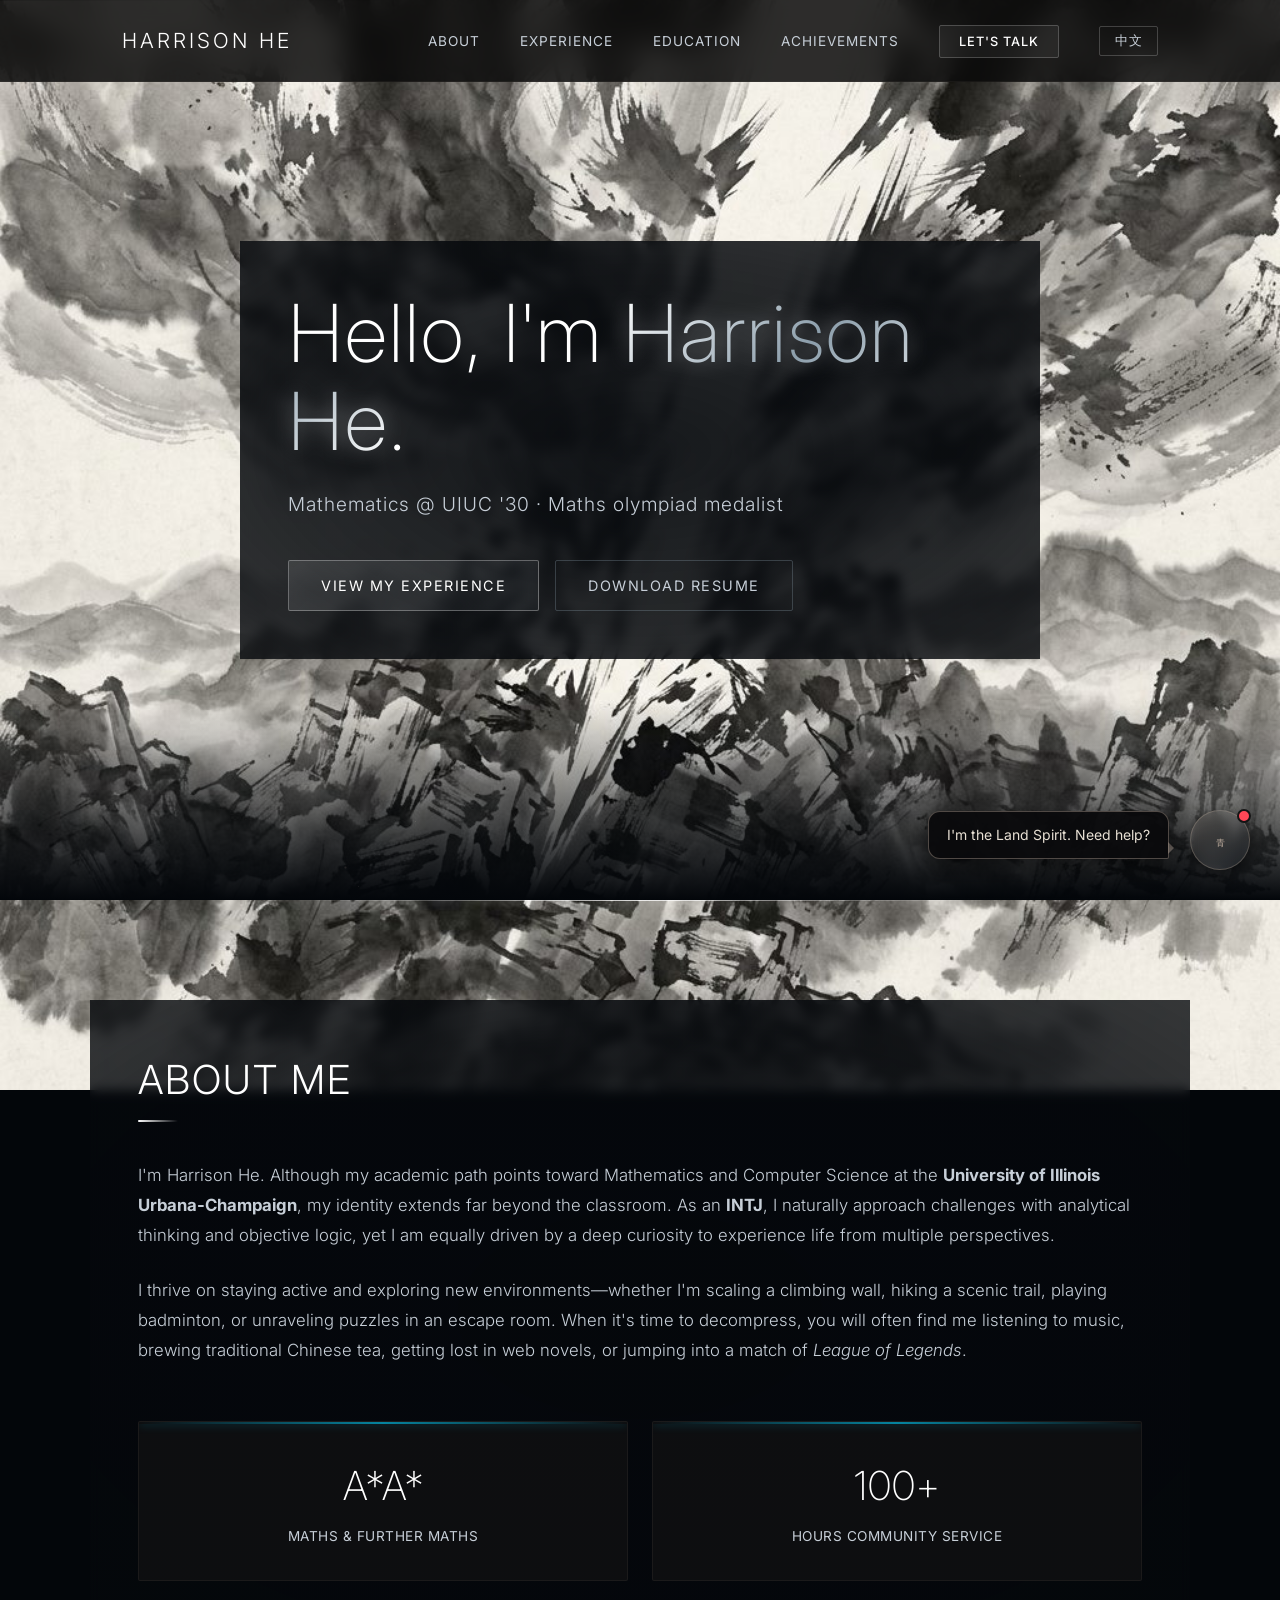
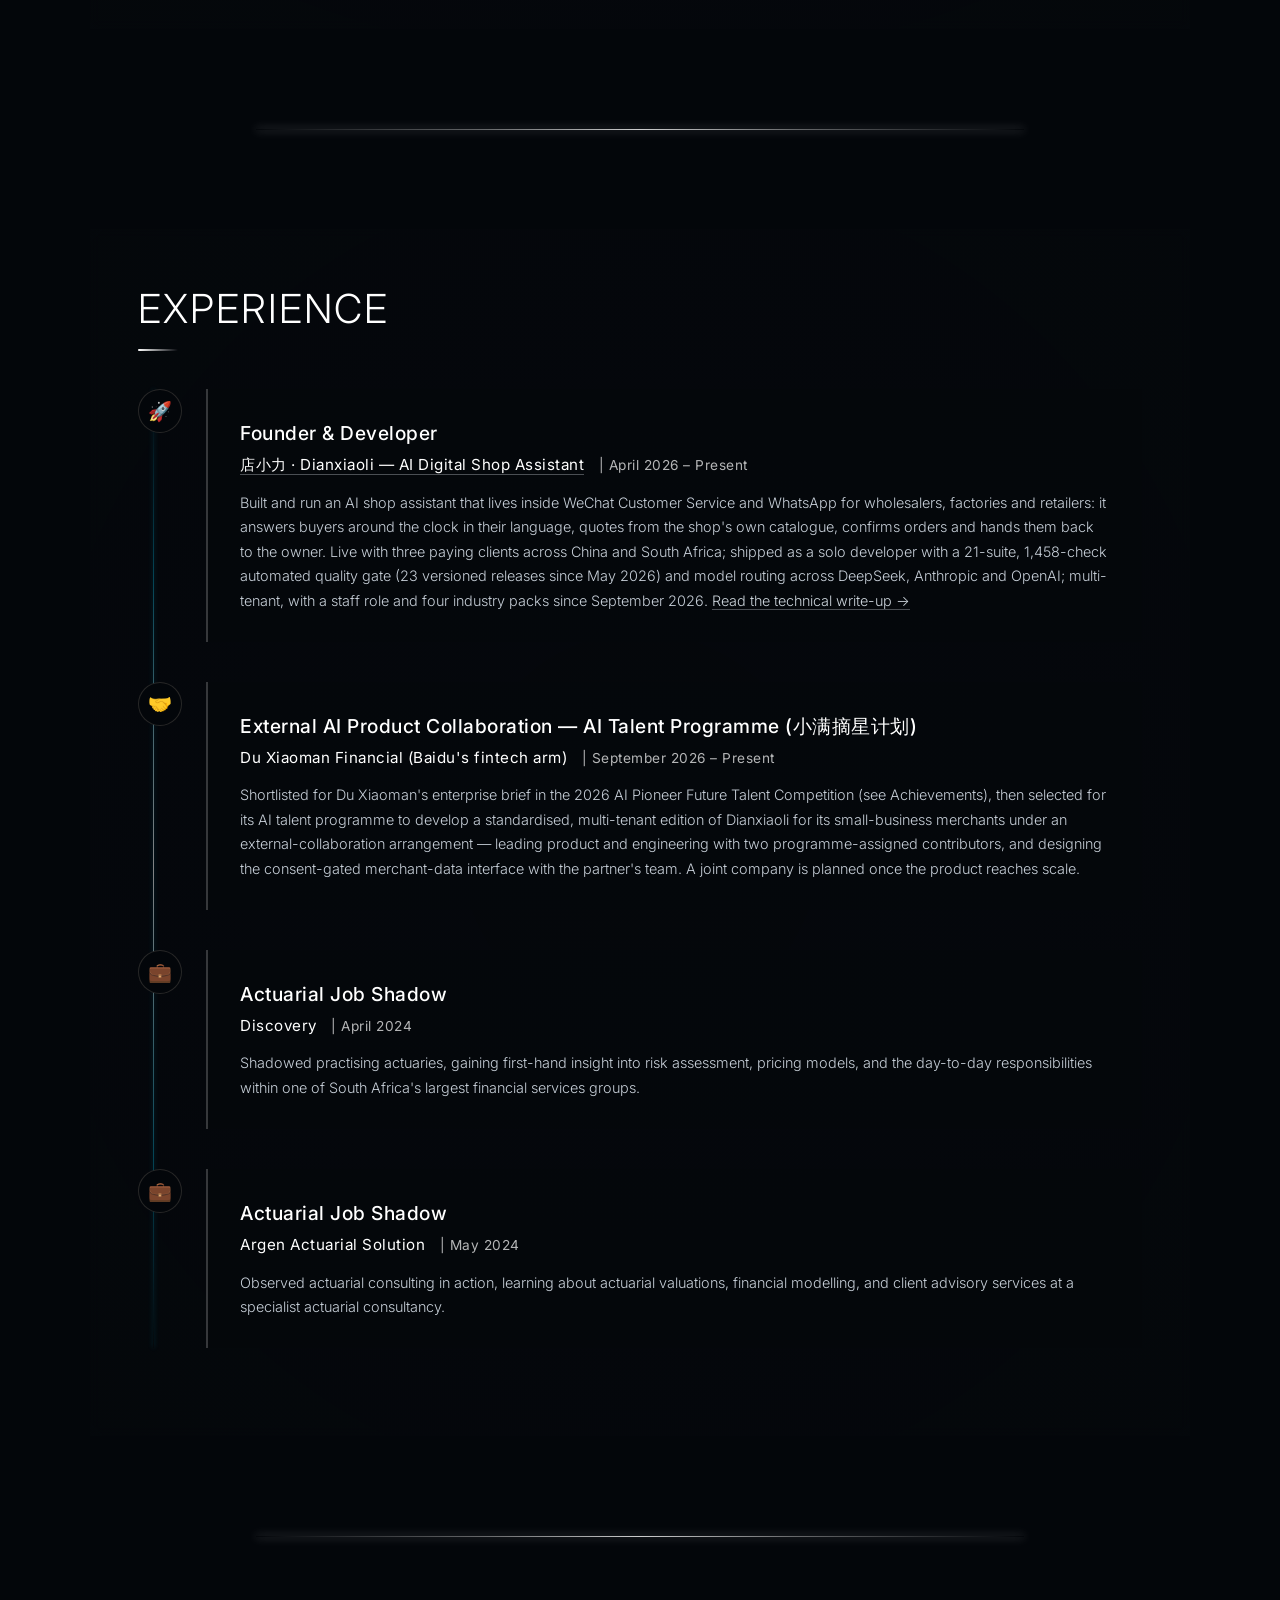
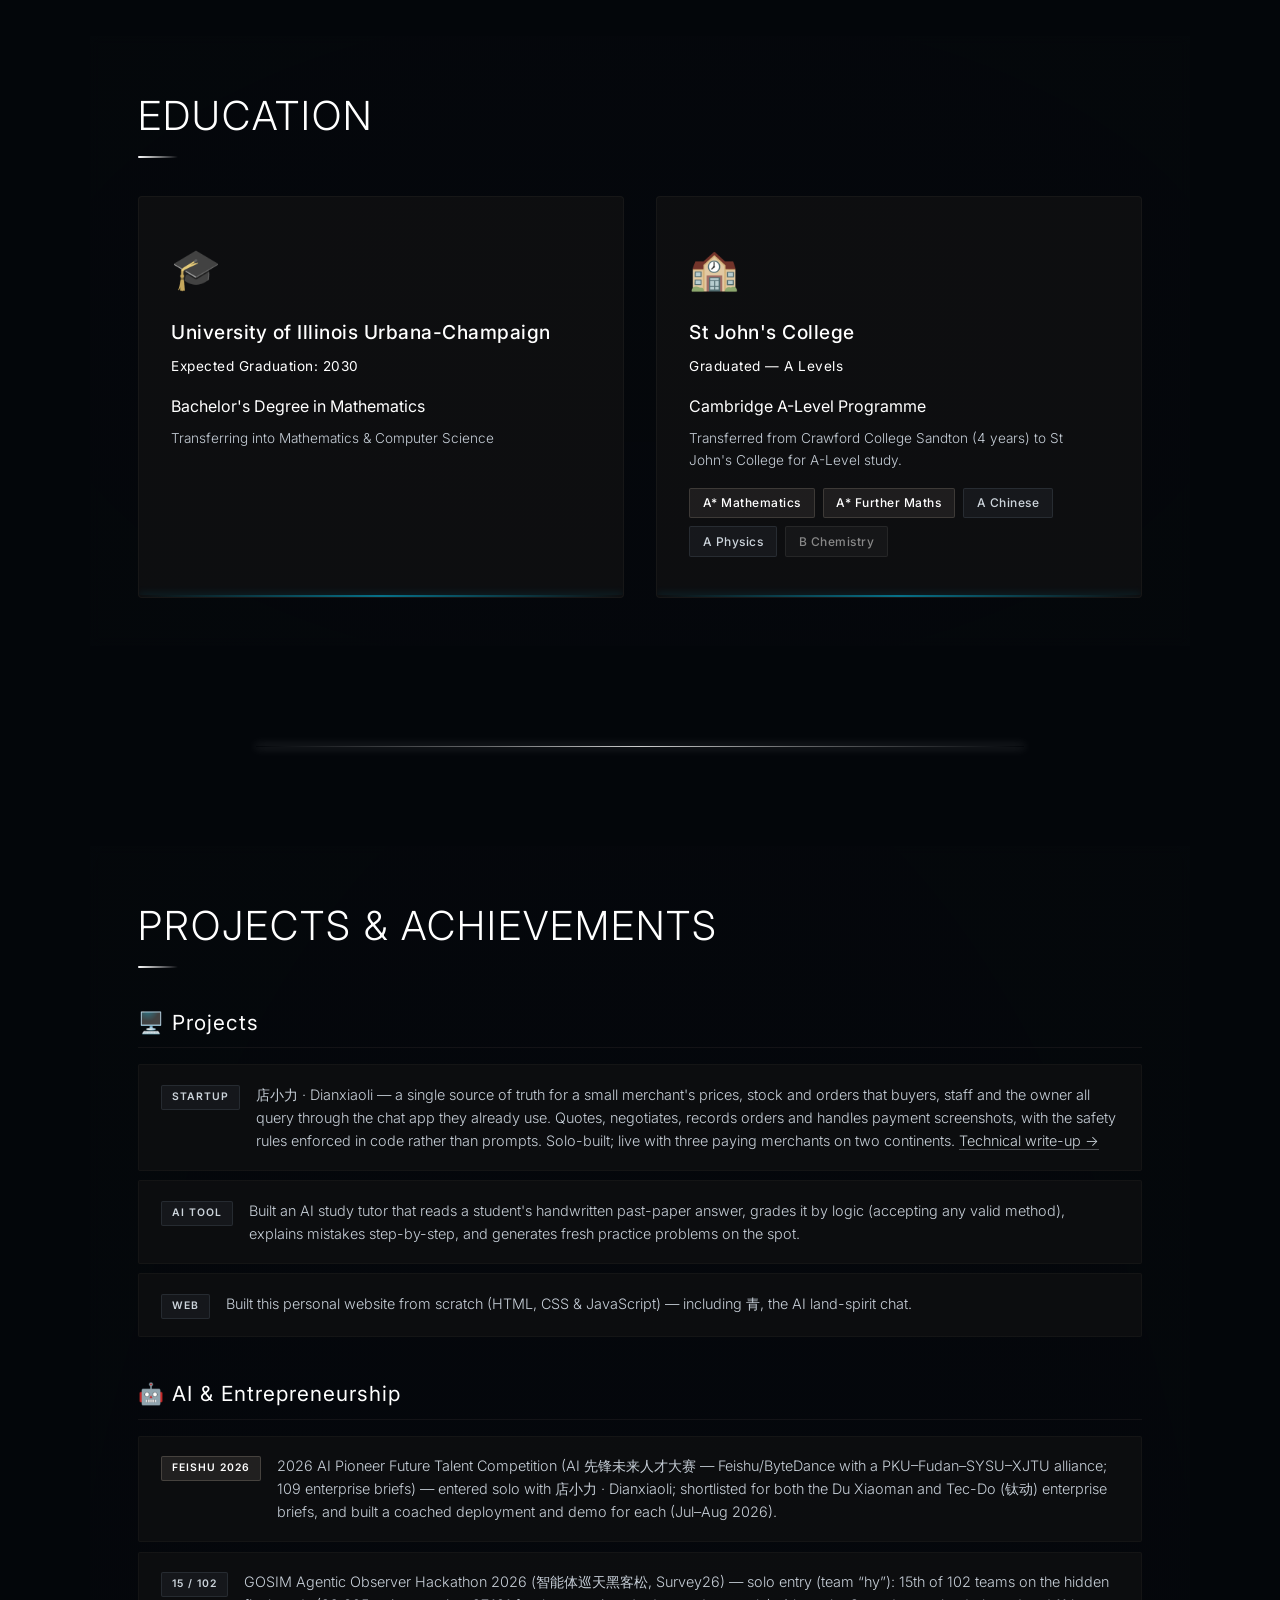
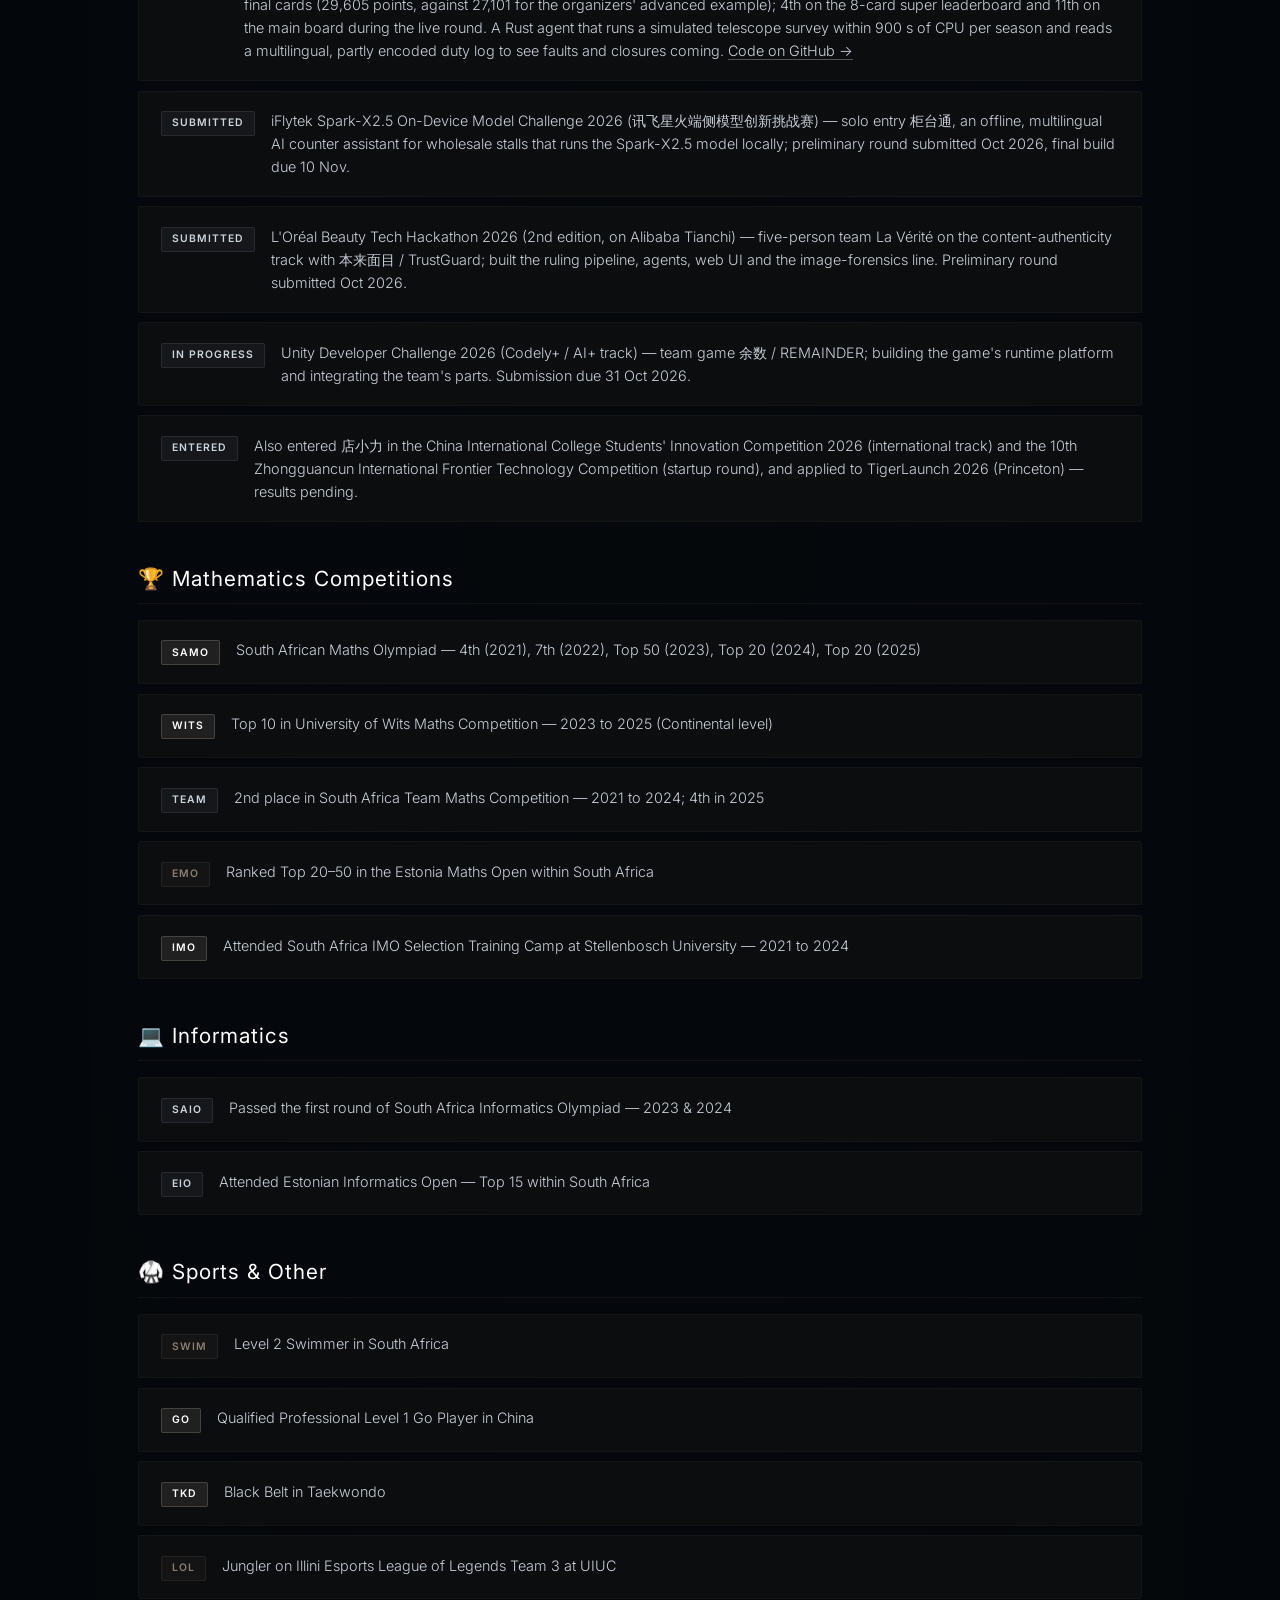
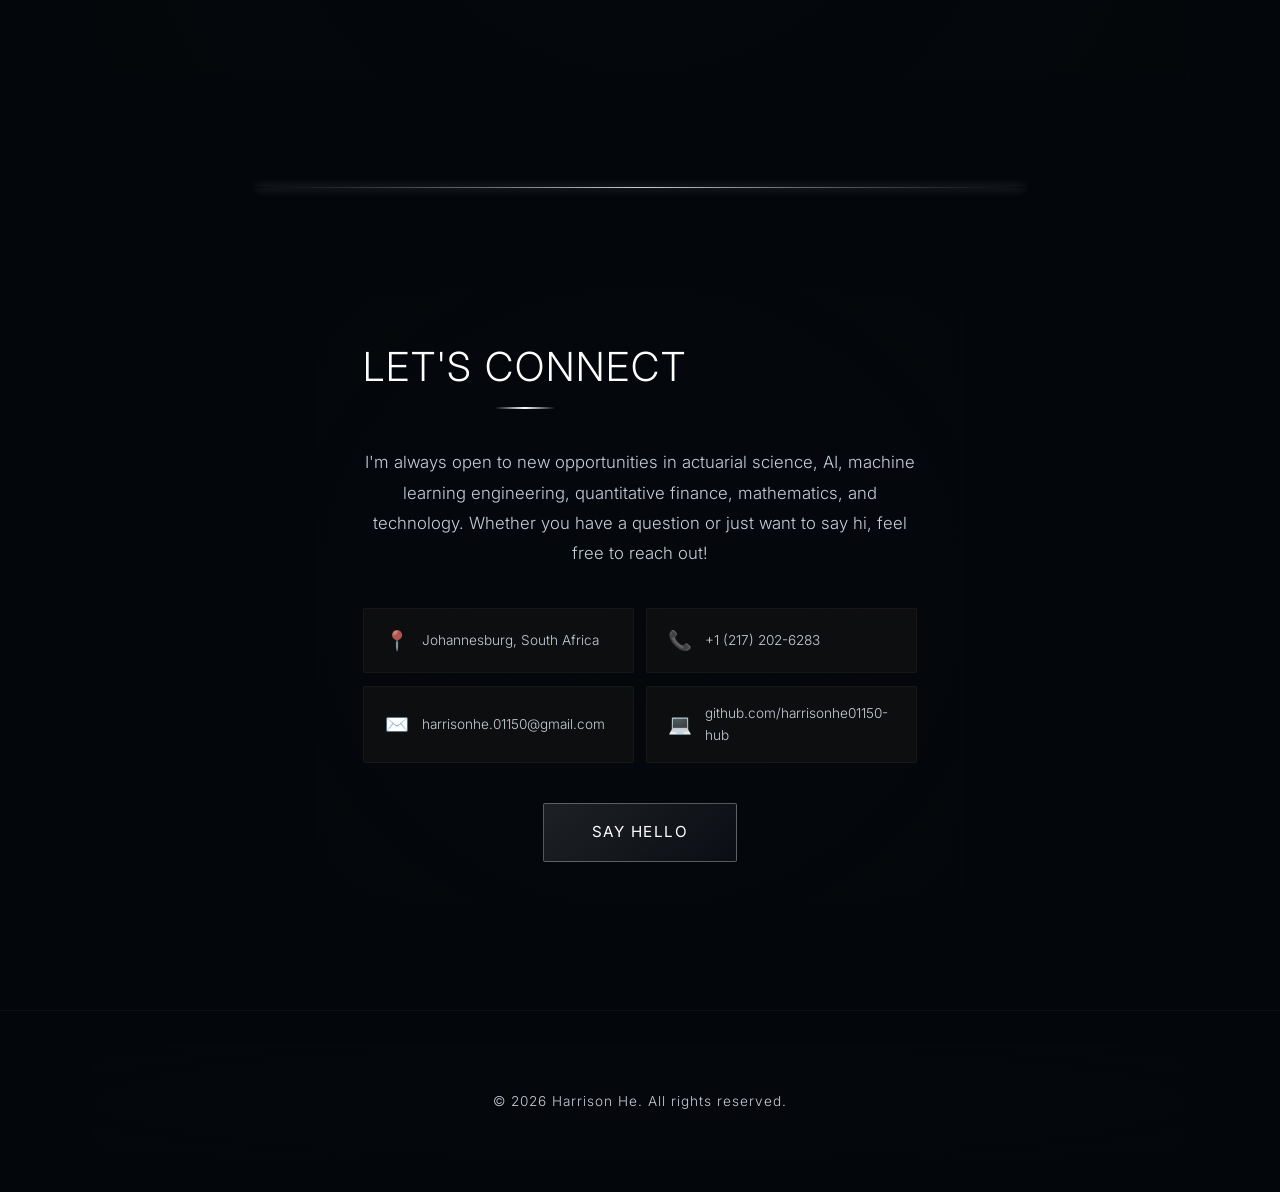
<file: index.html>
<!DOCTYPE html>
<html lang="en" id="html-root">
<head>
    <meta charset="UTF-8">
    <meta name="viewport" content="width=device-width, initial-scale=1.0">
    <title data-i18n="meta.title">Harrison He - Mathematics &amp; AI</title>
    <meta name="description" content="Personal portfolio of Harrison He - Mathematics student at UIUC, maths olympiad medalist, and builder of practical AI tools for small businesses.">
    <!-- Favicon -->
    <link rel="icon" href="data:image/svg+xml,<svg xmlns='http://www.w3.org/2000/svg' viewBox='0 0 100 100'><text y='.9em' font-size='90'>青</text></svg>">
    <!-- Open Graph / social sharing -->
    <meta property="og:title" content="Harrison He — Mathematics &amp; AI">
    <meta property="og:description" content="Mathematics student at UIUC, maths olympiad medalist, and builder of practical AI tools for small businesses.">
    <meta property="og:type" content="website">
    <meta property="og:url" content="https://harrisonhe.com">
    <meta property="og:image" content="https://harrisonhe.com/assets/avatar.png">
    <meta name="twitter:card" content="summary">
    <!-- Google Fonts: Inter for clean modern typography -->
    <link rel="preconnect" href="https://fonts.googleapis.com">
    <link rel="preconnect" href="https://fonts.gstatic.com" crossorigin>
    <link href="https://fonts.googleapis.com/css2?family=Inter:wght@300;400;600;800&display=swap" rel="stylesheet">
    <link rel="stylesheet" href="css/style.css">
    <style>
        /* Qing AI Floating Chat */
        .qing-float-btn { position: fixed; bottom: 30px; right: 30px; width: 60px; height: 60px; background: linear-gradient(135deg, rgba(184, 168, 154, 0.15), rgba(107, 123, 141, 0.15)); border: 1px solid rgba(184, 168, 154, 0.3); border-radius: 50%; display: flex; align-items: center; justify-content: center; cursor: pointer; z-index: 1000; transition: all 0.4s ease; box-shadow: 0 4px 15px rgba(0,0,0,0.5); backdrop-filter: blur(5px); }
        .qing-float-btn:hover { transform: translateY(-5px) scale(1.05); border-color: rgba(184, 168, 154, 0.5); box-shadow: 0 8px 25px rgba(0,0,0,0.6); }
        .qing-float-btn text { font-family: 'Inter', sans-serif; font-size: 30px; fill: #b8a89a; }
        .qing-modal-overlay { position: fixed; top: 0; left: 0; right: 0; bottom: 0; background: rgba(0, 0, 0, 0.7); backdrop-filter: blur(10px); z-index: 2000; display: flex; align-items: center; justify-content: center; opacity: 0; pointer-events: none; transition: opacity 0.4s ease; }
        .qing-modal-overlay.active { opacity: 1; pointer-events: auto; }
        .qing-modal-content { width: 90%; max-width: 1000px; height: 85vh; background: #050507; border: 1px solid rgba(184, 168, 154, 0.2); border-radius: 16px; box-shadow: 0 20px 60px rgba(0, 0, 0, 0.8); position: relative; transform: translateY(20px) scale(0.95); transition: all 0.5s ease; overflow: hidden; }
        .qing-modal-overlay.active .qing-modal-content { transform: translateY(0) scale(1); }
        .qing-modal-close { position: absolute; top: 15px; right: 20px; color: #8a817a; font-size: 24px; cursor: pointer; z-index: 2010; transition: 0.2s ease; background: rgba(10,10,12,0.8); border-radius: 50%; width: 32px; height: 32px; display: flex; align-items: center; justify-content: center; border: 1px solid rgba(184,168,154,0.1); }
        .qing-modal-close:hover { color: #e8e0d4; border-color: rgba(184,168,154,0.4); }
        .qing-modal-iframe { width: 100%; height: 100%; border: none; }
        .qing-tooltip { position: absolute; right: 80px; bottom: 10px; background: rgba(10, 10, 12, 0.95); border: 1px solid rgba(184, 168, 154, 0.4); color: #e8e0d4; padding: 12px 18px; border-radius: 12px; border-bottom-right-radius: 2px; font-size: 14px; white-space: nowrap; opacity: 0; pointer-events: none; transition: all 0.5s cubic-bezier(0.34, 1.56, 0.64, 1); transform: translateX(15px) scale(0.9); font-family: 'Inter', sans-serif; box-shadow: 0 10px 25px rgba(0,0,0,0.5); }
        .qing-tooltip.show { opacity: 1; transform: translateX(0) scale(1); }
        .qing-tooltip::after { content: ''; position: absolute; right: -6px; bottom: 4px; border-width: 6px 0 6px 6px; border-style: solid; border-color: transparent transparent transparent rgba(184, 168, 154, 0.4); }
        .qing-notif-dot { position: absolute; top: -2px; right: -2px; width: 14px; height: 14px; background-color: #ff4757; border-radius: 50%; opacity: 0; transition: opacity 0.3s ease; border: 2px solid #141414; }
        .qing-notif-dot.show { opacity: 1; animation: pulseNotif 2s infinite; }
        /* EN / 中文 toggle */
        .lang-toggle { background: transparent; color: var(--text-secondary); border: 1px solid rgba(255, 255, 255, 0.2); border-radius: 2px; padding: 0.4rem 0.9rem; font-family: var(--font-main); font-size: 0.8rem; letter-spacing: 1px; cursor: pointer; transition: var(--transition-smooth); line-height: 1.2; }
        .lang-toggle:hover { color: var(--text-primary); border-color: rgba(255, 255, 255, 0.6); box-shadow: 0 0 10px rgba(255, 255, 255, 0.2); }
        html[lang="zh-CN"] body { font-family: 'Inter', 'PingFang SC', 'Hiragino Sans GB', 'Microsoft YaHei', 'Noto Sans CJK SC', 'Noto Sans SC', sans-serif; }
        html[lang="zh-CN"] .logo, html[lang="zh-CN"] .btn, html[lang="zh-CN"] .nav-links a, html[lang="zh-CN"] .btn-primary-small { letter-spacing: 1px; }
        @keyframes pulseNotif {
            0% { box-shadow: 0 0 0 0 rgba(255, 71, 87, 0.7); }
            70% { box-shadow: 0 0 0 8px rgba(255, 71, 87, 0); }
            100% { box-shadow: 0 0 0 0 rgba(255, 71, 87, 0); }
        }
    </style>
</head>
<body>
    <!-- Navbar -->
    <nav id="navbar">
        <div class="nav-container">
            <div class="logo">Harrison He</div>
            <button class="nav-toggle" id="nav-toggle" aria-label="Toggle navigation" aria-expanded="false">
                <span></span><span></span><span></span>
            </button>
            <ul class="nav-links" id="nav-links">
                <li><a href="#about" data-i18n="nav.about">About</a></li>
                <li><a href="#experience" data-i18n="nav.experience">Experience</a></li>
                <li><a href="#education" data-i18n="nav.education">Education</a></li>
                <li><a href="#achievements" data-i18n="nav.achievements">Achievements</a></li>
                <li><a href="#contact" class="btn-primary-small" data-i18n="nav.talk">Let's Talk</a></li>
                <li><button type="button" class="lang-toggle" id="lang-toggle" aria-label="切换到中文" data-i18n-aria="lang.aria" data-i18n="lang.label">中文</button></li>
            </ul>
        </div>
    </nav>

    <!-- Hero Section -->
    <header id="hero" class="section">
        <div class="container hero-content">
            <h1 class="hero-title animate-up" data-i18n="hero.title">Hello, I'm <span class="gradient-text">Harrison He</span>.</h1>
            <p class="hero-subtitle animate-up delay-1" data-i18n="hero.subtitle">Mathematics @ UIUC '30 · Maths olympiad medalist</p>
            <div class="hero-cta animate-up delay-2">
                <a href="#experience" class="btn btn-primary" data-i18n="hero.cta1">View My Experience</a>
                <a href="material/resume.pdf" class="btn btn-outline" target="_blank" rel="noopener" data-i18n="hero.cta2">Download Resume</a>
            </div>
        </div>
    </header>

    <!-- About Section -->
    <section id="about" class="section">
        <div class="container">
            <h2 class="section-title animate-up" data-i18n="about.title">About Me</h2>
            <div class="about-grid">
                <div class="about-text animate-up delay-1">
                    <p data-i18n="about.p1">I'm Harrison He. Although my academic path points toward Mathematics and Computer Science at the <strong>University of Illinois Urbana-Champaign</strong>, my identity extends far beyond the classroom. As an <strong>INTJ</strong>, I naturally approach challenges with analytical thinking and objective logic, yet I am equally driven by a deep curiosity to experience life from multiple perspectives.</p>
                    <p data-i18n="about.p2">I thrive on staying active and exploring new environments—whether I'm scaling a climbing wall, hiking a scenic trail, playing badminton, or unraveling puzzles in an escape room. When it's time to decompress, you will often find me listening to music, brewing traditional Chinese tea, getting lost in web novels, or jumping into a match of <em>League of Legends</em>.</p>
                </div>
                <div class="about-ink-art animate-up delay-2">
                    <div class="about-stats">
                        <div class="stat-card">
                            <h3>A*A*</h3>
                            <p data-i18n="about.stat1">Maths &amp; Further Maths</p>
                        </div>
                        <div class="stat-card">
                            <h3>100+</h3>
                            <p data-i18n="about.stat2">Hours Community Service</p>
                        </div>
                    </div>
                </div>
            </div>
        </div>
    </section>

    <!-- Experience Section -->
    <section id="experience" class="section">
        <div class="container">
            <h2 class="section-title animate-up" data-i18n="exp.title">Experience</h2>
            <div class="timeline">
                <div class="timeline-item animate-up delay-1">
                    <div class="timeline-icon">&#x1F680;</div>
                    <div class="timeline-content">
                        <h3 data-i18n="exp.dxl.role">Founder &amp; Developer</h3>
                        <p class="timeline-company" data-i18n="exp.dxl.company"><a href="dianxiaoli.html" title="Technical write-up" style="border-bottom: 1px solid rgba(205,213,220,0.35);">店小力 · Dianxiaoli — AI Digital Shop Assistant</a> <span style="font-size: 0.9em; opacity: 0.7; font-weight: normal; margin-left: 10px;">| April 2026 – Present</span></p>
                        <p class="timeline-desc" data-i18n="exp.dxl.desc">Built and run an AI shop assistant that lives inside WeChat Customer Service and WhatsApp for wholesalers, factories and retailers: it answers buyers around the clock in their language, quotes from the shop's own catalogue, confirms orders and hands them back to the owner. Live with three paying clients across China and South Africa; shipped as a solo developer with a 21-suite, 1,458-check automated quality gate (23 versioned releases since May 2026) and model routing across DeepSeek, Anthropic and OpenAI; multi-tenant, with a staff role and four industry packs since September 2026. <a href="dianxiaoli.html" style="color: var(--accent-mist); border-bottom: 1px solid rgba(205,213,220,0.35); white-space: nowrap;">Read the technical write-up →</a></p>
                    </div>
                </div>
                <div class="timeline-item animate-up delay-2">
                    <div class="timeline-icon">&#x1F91D;</div>
                    <div class="timeline-content">
                        <h3 data-i18n="exp.dxm.role">External AI Product Collaboration — AI Talent Programme (小满摘星计划)</h3>
                        <p class="timeline-company" data-i18n="exp.dxm.company">Du Xiaoman Financial (Baidu's fintech arm) <span style="font-size: 0.9em; opacity: 0.7; font-weight: normal; margin-left: 10px;">| September 2026 – Present</span></p>
                        <p class="timeline-desc" data-i18n="exp.dxm.desc">Shortlisted for Du Xiaoman's enterprise brief in the 2026 AI Pioneer Future Talent Competition (see Achievements), then selected for its AI talent programme to develop a standardised, multi-tenant edition of Dianxiaoli for its small-business merchants under an external-collaboration arrangement — leading product and engineering with two programme-assigned contributors, and designing the consent-gated merchant-data interface with the partner's team. A joint company is planned once the product reaches scale.</p>
                    </div>
                </div>
                <div class="timeline-item animate-up delay-3">
                    <div class="timeline-icon">&#x1F4BC;</div>
                    <div class="timeline-content">
                        <h3 data-i18n="exp.shadow.role">Actuarial Job Shadow</h3>
                        <p class="timeline-company" data-i18n="exp.disc.company">Discovery <span style="font-size: 0.9em; opacity: 0.7; font-weight: normal; margin-left: 10px;">| April 2024</span></p>
                        <p class="timeline-desc" data-i18n="exp.disc.desc">Shadowed practising actuaries, gaining first-hand insight into risk assessment, pricing models, and the day-to-day responsibilities within one of South Africa's largest financial services groups.</p>
                    </div>
                </div>
                <div class="timeline-item animate-up delay-4">
                    <div class="timeline-icon">&#x1F4BC;</div>
                    <div class="timeline-content">
                        <h3 data-i18n="exp.shadow.role">Actuarial Job Shadow</h3>
                        <p class="timeline-company" data-i18n="exp.argen.company">Argen Actuarial Solution <span style="font-size: 0.9em; opacity: 0.7; font-weight: normal; margin-left: 10px;">| May 2024</span></p>
                        <p class="timeline-desc" data-i18n="exp.argen.desc">Observed actuarial consulting in action, learning about actuarial valuations, financial modelling, and client advisory services at a specialist actuarial consultancy.</p>
                    </div>
                </div>
            </div>
        </div>
    </section>

    <!-- Education Section -->
    <section id="education" class="section">
        <div class="container">
            <h2 class="section-title animate-up" data-i18n="edu.title">Education</h2>
            <div class="education-grid">
                <!-- University -->
                <div class="edu-card animate-up delay-1">
                    <div class="edu-icon">&#x1F393;</div>
                    <div class="edu-header">
                        <h3 data-i18n="edu.uiuc.name">University of Illinois Urbana-Champaign</h3>
                        <span class="edu-date" data-i18n="edu.uiuc.date">Expected Graduation: 2030</span>
                    </div>
                    <p class="edu-degree" data-i18n="edu.uiuc.degree">Bachelor's Degree in Mathematics</p>
                    <p class="edu-note" data-i18n="edu.uiuc.note">Transferring into Mathematics &amp; Computer Science</p>
                </div>
                <!-- High School -->
                <div class="edu-card animate-up delay-2">
                    <div class="edu-icon">&#x1F3EB;</div>
                    <div class="edu-header">
                        <h3 data-i18n="edu.sjc.name">St John's College</h3>
                        <span class="edu-date" data-i18n="edu.sjc.date">Graduated &mdash; A Levels</span>
                    </div>
                    <p class="edu-degree" data-i18n="edu.sjc.degree">Cambridge A-Level Programme</p>
                    <p class="edu-note" data-i18n="edu.sjc.note">Transferred from Crawford College Sandton (4 years) to St John's College for A-Level study.</p>
                    <div class="grade-chips">
                        <span class="chip chip-star" data-i18n="edu.chip.maths">A* Mathematics</span>
                        <span class="chip chip-star" data-i18n="edu.chip.fm">A* Further Maths</span>
                        <span class="chip chip-a" data-i18n="edu.chip.chinese">A Chinese</span>
                        <span class="chip chip-a" data-i18n="edu.chip.physics">A Physics</span>
                        <span class="chip chip-b" data-i18n="edu.chip.chem">B Chemistry</span>
                    </div>
                </div>
            </div>
        </div>
    </section>

    <!-- Projects & Achievements Section -->
    <section id="achievements" class="section">
        <div class="container">
            <h2 class="section-title animate-up" data-i18n="ach.title">Projects &amp; Achievements</h2>

            <!-- Project -->
            <div class="achievement-category animate-up delay-1">
                <h3 class="category-title" data-i18n="ach.proj.title">&#x1F5A5;&#xFE0F; Projects</h3>
                <div class="achievement-list">
                    <div class="achievement-item">
                        <span class="achievement-badge badge-project">STARTUP</span>
                        <p data-i18n="ach.proj.dxl">店小力 · Dianxiaoli &mdash; a single source of truth for a small merchant's prices, stock and orders that buyers, staff and the owner all query through the chat app they already use. Quotes, negotiates, records orders and handles payment screenshots, with the safety rules enforced in code rather than prompts. Solo-built; live with three paying merchants on two continents. <a href="dianxiaoli.html" style="color: var(--accent-mist); border-bottom: 1px solid rgba(205,213,220,0.35); white-space: nowrap;">Technical write-up →</a></p>
                    </div>
                    <div class="achievement-item">
                        <span class="achievement-badge badge-project">AI TOOL</span>
                        <p data-i18n="ach.proj.tutor">Built an AI study tutor that reads a student's handwritten past-paper answer, grades it by logic (accepting any valid method), explains mistakes step-by-step, and generates fresh practice problems on the spot.</p>
                    </div>
                    <div class="achievement-item">
                        <span class="achievement-badge badge-project">WEB</span>
                        <p data-i18n="ach.proj.web">Built this personal website from scratch (HTML, CSS &amp; JavaScript) &mdash; including 青, the AI land-spirit chat.</p>
                    </div>
                </div>
            </div>

            <!-- AI & Entrepreneurship -->
            <div class="achievement-category animate-up delay-1">
                <h3 class="category-title" data-i18n="ach.ai.title">&#x1F916; AI &amp; Entrepreneurship</h3>
                <div class="achievement-list">
                    <div class="achievement-item">
                        <span class="achievement-badge badge-gold">FEISHU 2026</span>
                        <p data-i18n="ach.ai.feishu">2026 AI Pioneer Future Talent Competition (AI 先锋未来人才大赛 &mdash; Feishu/ByteDance with a PKU&ndash;Fudan&ndash;SYSU&ndash;XJTU alliance; 109 enterprise briefs) &mdash; entered solo with 店小力 · Dianxiaoli; shortlisted for both the Du Xiaoman and Tec-Do (钛动) enterprise briefs, and built a coached deployment and demo for each (Jul&ndash;Aug 2026).</p>
                    </div>
                    <div class="achievement-item">
                        <span class="achievement-badge badge-silver">15 / 102</span>
                        <p data-i18n="ach.ai.gosim">GOSIM Agentic Observer Hackathon 2026 (智能体巡天黑客松, Survey26) &mdash; solo entry (team &ldquo;hy&rdquo;): 15th of 102 teams on the hidden final cards (29,605 points, against 27,101 for the organizers' advanced example); 4th on the 8-card super leaderboard and 11th on the main board during the live round. A Rust agent that runs a simulated telescope survey within 900&nbsp;s of CPU per season and reads a multilingual, partly encoded duty log to see faults and closures coming. <a href="https://github.com/harrisonhe01150-hub/gosim-survey26-agent" target="_blank" rel="noopener" style="color: var(--accent-mist); border-bottom: 1px solid rgba(205,213,220,0.35); white-space: nowrap;">Code on GitHub &rarr;</a></p>
                    </div>
                    <div class="achievement-item">
                        <span class="achievement-badge badge-silver" data-i18n="badge.submitted">SUBMITTED</span>
                        <p data-i18n="ach.ai.xfyun">iFlytek Spark-X2.5 On-Device Model Challenge 2026 (讯飞星火端侧模型创新挑战赛) &mdash; solo entry 柜台通, an offline, multilingual AI counter assistant for wholesale stalls that runs the Spark-X2.5 model locally; preliminary round submitted Oct 2026, final build due 10 Nov.</p>
                    </div>
                    <div class="achievement-item">
                        <span class="achievement-badge badge-silver" data-i18n="badge.submitted">SUBMITTED</span>
                        <p data-i18n="ach.ai.loreal">L'Or&eacute;al Beauty Tech Hackathon 2026 (2nd edition, on Alibaba Tianchi) &mdash; five-person team La V&eacute;rit&eacute; on the content-authenticity track with 本来面目 / TrustGuard; built the ruling pipeline, agents, web UI and the image-forensics line. Preliminary round submitted Oct 2026.</p>
                    </div>
                    <div class="achievement-item">
                        <span class="achievement-badge badge-silver" data-i18n="badge.inprogress">IN PROGRESS</span>
                        <p data-i18n="ach.ai.unity">Unity Developer Challenge 2026 (Codely+ / AI+ track) &mdash; team game 余数 / REMAINDER; building the game's runtime platform and integrating the team's parts. Submission due 31 Oct 2026.</p>
                    </div>
                    <div class="achievement-item">
                        <span class="achievement-badge badge-silver" data-i18n="badge.entered">ENTERED</span>
                        <p data-i18n="ach.ai.entered">Also entered 店小力 in the China International College Students' Innovation Competition 2026 (international track) and the 10th Zhongguancun International Frontier Technology Competition (startup round), and applied to TigerLaunch 2026 (Princeton) &mdash; results pending.</p>
                    </div>
                </div>
            </div>

            <!-- Maths Competitions -->
            <div class="achievement-category animate-up delay-1">
                <h3 class="category-title" data-i18n="ach.math.title">&#x1F3C6; Mathematics Competitions</h3>
                <div class="achievement-list">
                    <div class="achievement-item">
                        <span class="achievement-badge badge-gold">SAMO</span>
                        <p data-i18n="ach.math.samo">South African Maths Olympiad &mdash; 4th (2021), 7th (2022), Top 50 (2023), Top 20 (2024), Top 20 (2025)</p>
                    </div>
                    <div class="achievement-item">
                        <span class="achievement-badge badge-gold">WITS</span>
                        <p data-i18n="ach.math.wits">Top 10 in University of Wits Maths Competition &mdash; 2023 to 2025 (Continental level)</p>
                    </div>
                    <div class="achievement-item">
                        <span class="achievement-badge badge-silver">TEAM</span>
                        <p data-i18n="ach.math.team">2nd place in South Africa Team Maths Competition &mdash; 2021 to 2024; 4th in 2025</p>
                    </div>
                    <div class="achievement-item">
                        <span class="achievement-badge badge-bronze">EMO</span>
                        <p data-i18n="ach.math.emo">Ranked Top 20&ndash;50 in the Estonia Maths Open within South Africa</p>
                    </div>
                    <div class="achievement-item">
                        <span class="achievement-badge badge-gold">IMO</span>
                        <p data-i18n="ach.math.imo">Attended South Africa IMO Selection Training Camp at Stellenbosch University &mdash; 2021 to 2024</p>
                    </div>
                </div>
            </div>

            <!-- Informatics -->
            <div class="achievement-category animate-up delay-2">
                <h3 class="category-title" data-i18n="ach.info.title">&#x1F4BB; Informatics</h3>
                <div class="achievement-list">
                    <div class="achievement-item">
                        <span class="achievement-badge badge-silver">SAIO</span>
                        <p data-i18n="ach.info.saio">Passed the first round of South Africa Informatics Olympiad &mdash; 2023 &amp; 2024</p>
                    </div>
                    <div class="achievement-item">
                        <span class="achievement-badge badge-silver">EIO</span>
                        <p data-i18n="ach.info.eio">Attended Estonian Informatics Open &mdash; Top 15 within South Africa</p>
                    </div>
                </div>
            </div>

            <!-- Sports & Other -->
            <div class="achievement-category animate-up delay-2">
                <h3 class="category-title" data-i18n="ach.sport.title">&#x1F94B; Sports &amp; Other</h3>
                <div class="achievement-list">
                    <div class="achievement-item">
                        <span class="achievement-badge badge-bronze">SWIM</span>
                        <p data-i18n="ach.sport.swim">Level 2 Swimmer in South Africa</p>
                    </div>
                    <div class="achievement-item">
                        <span class="achievement-badge badge-gold">GO</span>
                        <p data-i18n="ach.sport.go">Qualified Professional Level 1 Go Player in China</p>
                    </div>
                    <div class="achievement-item">
                        <span class="achievement-badge badge-gold">TKD</span>
                        <p data-i18n="ach.sport.tkd">Black Belt in Taekwondo</p>
                    </div>
                    <div class="achievement-item">
                        <span class="achievement-badge badge-bronze">LOL</span>
                        <p data-i18n="ach.sport.lol">Jungler on Illini Esports League of Legends Team 3 at UIUC</p>
                    </div>
                </div>
            </div>
        </div>
    </section>

    <!-- Contact Section -->
    <section id="contact" class="section">
        <div class="container contact-container animate-up">
            <h2 class="section-title text-center" data-i18n="contact.title">Let's Connect</h2>
            <p class="contact-text text-center" data-i18n="contact.text">I'm always open to new opportunities in actuarial science, AI, machine learning engineering, quantitative finance, mathematics, and technology. Whether you have a question or just want to say hi, feel free to reach out!</p>
            <div class="contact-details">
                <div class="contact-item">
                    <span class="contact-icon">&#x1F4CD;</span>
                    <p data-i18n="contact.location">Johannesburg, South Africa</p>
                </div>
                <div class="contact-item">
                    <span class="contact-icon">&#x1F4DE;</span>
                    <p data-i18n="contact.phone">+1 (217) 202-6283</p>
                </div>
                <div class="contact-item">
                    <span class="contact-icon">&#x2709;&#xFE0F;</span>
                    <a href="mailto:harrisonhe.01150@gmail.com">harrisonhe.01150@gmail.com</a>
                </div>
                <div class="contact-item">
                    <span class="contact-icon">&#x1F4BB;</span>
                    <a href="https://github.com/harrisonhe01150-hub" target="_blank" rel="noopener">github.com/harrisonhe01150-hub</a>
                </div>
            </div>
            <div class="contact-cta">
                <a href="mailto:harrisonhe.01150@gmail.com" class="btn btn-primary btn-large" data-i18n="contact.cta">Say Hello</a>
            </div>
        </div>
    </section>


    <!-- Qing AI Floating Button -->
    <div class="qing-float-btn" id="qing-float-btn" title="Talk to 青 (AI)" role="button" tabindex="0" aria-label="Talk to 青, the AI land spirit" data-i18n-title="qing.title" data-i18n-aria="qing.aria">
        <div class="qing-tooltip" id="qing-tooltip" data-i18n="qing.tooltip">I'm the Land Spirit. Need help?</div>
        <div class="qing-notif-dot" id="qing-notif-dot"></div>
        <svg xmlns="http://www.w3.org/2000/svg" viewBox="0 0 100 100" width="30" height="30">
            <text x="50" y="70" text-anchor="middle">青</text>
        </svg>
    </div>

    <!-- Qing AI Modal -->
    <div class="qing-modal-overlay" id="qing-modal-overlay">
        <div class="qing-modal-content">
            <div class="qing-modal-close" id="qing-modal-close" role="button" tabindex="0" aria-label="Close chat" data-i18n-aria="qing.close">&times;</div>
            <iframe data-src="qing.html" class="qing-modal-iframe" id="qing-iframe" title="Chat with 青"></iframe>
        </div>
    </div>

    <!-- Footer -->
    <footer>
        <div class="container">
            <p data-i18n="footer.text">&copy; <span id="footer-year">2026</span> Harrison He. All rights reserved.</p>
        </div>
    </footer>

    <script src="js/script.js?v=2"></script>
    <script src="js/i18n.js?v=4"></script>
    <script>
        // Qing AI Modal Logic
        const qingBtn = document.getElementById('qing-float-btn');
        const qingModal = document.getElementById('qing-modal-overlay');
        const qingClose = document.getElementById('qing-modal-close');
        const qingTooltip = document.getElementById('qing-tooltip');
        const qingNotifDot = document.getElementById('qing-notif-dot');
        let hasOpenedQing = false;
        
        function openQing() {
            // Lazy-load the chat iframe only when first opened (saves ~all of
            // qing.html's JS/CSS/fonts for visitors who never open the chat)
            const iframe = document.getElementById('qing-iframe');
            if (iframe && !iframe.src) {
                iframe.src = iframe.dataset.src;
            }
            qingModal.classList.add('active');
            document.body.style.overflow = 'hidden';
            qingTooltip.classList.remove('show');
            qingNotifDot.classList.remove('show');
            hasOpenedQing = true;
        }

        function closeQing() {
            qingModal.classList.remove('active');
            document.body.style.overflow = '';
        }

        // Escape key closes the modal
        document.addEventListener('keydown', (e) => {
            if (e.key === 'Escape' && qingModal.classList.contains('active')) {
                closeQing();
            }
        });

        qingBtn.addEventListener('click', openQing);

        qingClose.addEventListener('click', closeQing);

        // These two controls are <div>s, so they need explicit keyboard
        // activation — Enter/Space only fire click on real buttons.
        function activateOnKey(el, fn) {
            el.addEventListener('keydown', (e) => {
                if (e.key === 'Enter' || e.key === ' ') {
                    e.preventDefault();
                    fn();
                }
            });
        }
        activateOnKey(qingBtn, openQing);
        activateOnKey(qingClose, closeQing);

        qingModal.addEventListener('click', (e) => {
            if(e.target === qingModal) {
                closeQing();
            }
        });

        // Auto-update footer year
        const yearEl = document.getElementById('footer-year');
        if (yearEl) yearEl.textContent = new Date().getFullYear();

        // Land Spirit proactively offers help
        setTimeout(() => {
            if (!hasOpenedQing) {
                qingTooltip.classList.add('show');
                qingNotifDot.classList.add('show');
            }
        }, 3000);

        // Retire the whole nudge together — previously the red dot was left
        // pulsing forever after the tooltip faded.
        setTimeout(() => {
            qingTooltip.classList.remove('show');
            qingNotifDot.classList.remove('show');
        }, 12000);
    </script>
</body>
</html>
</file>
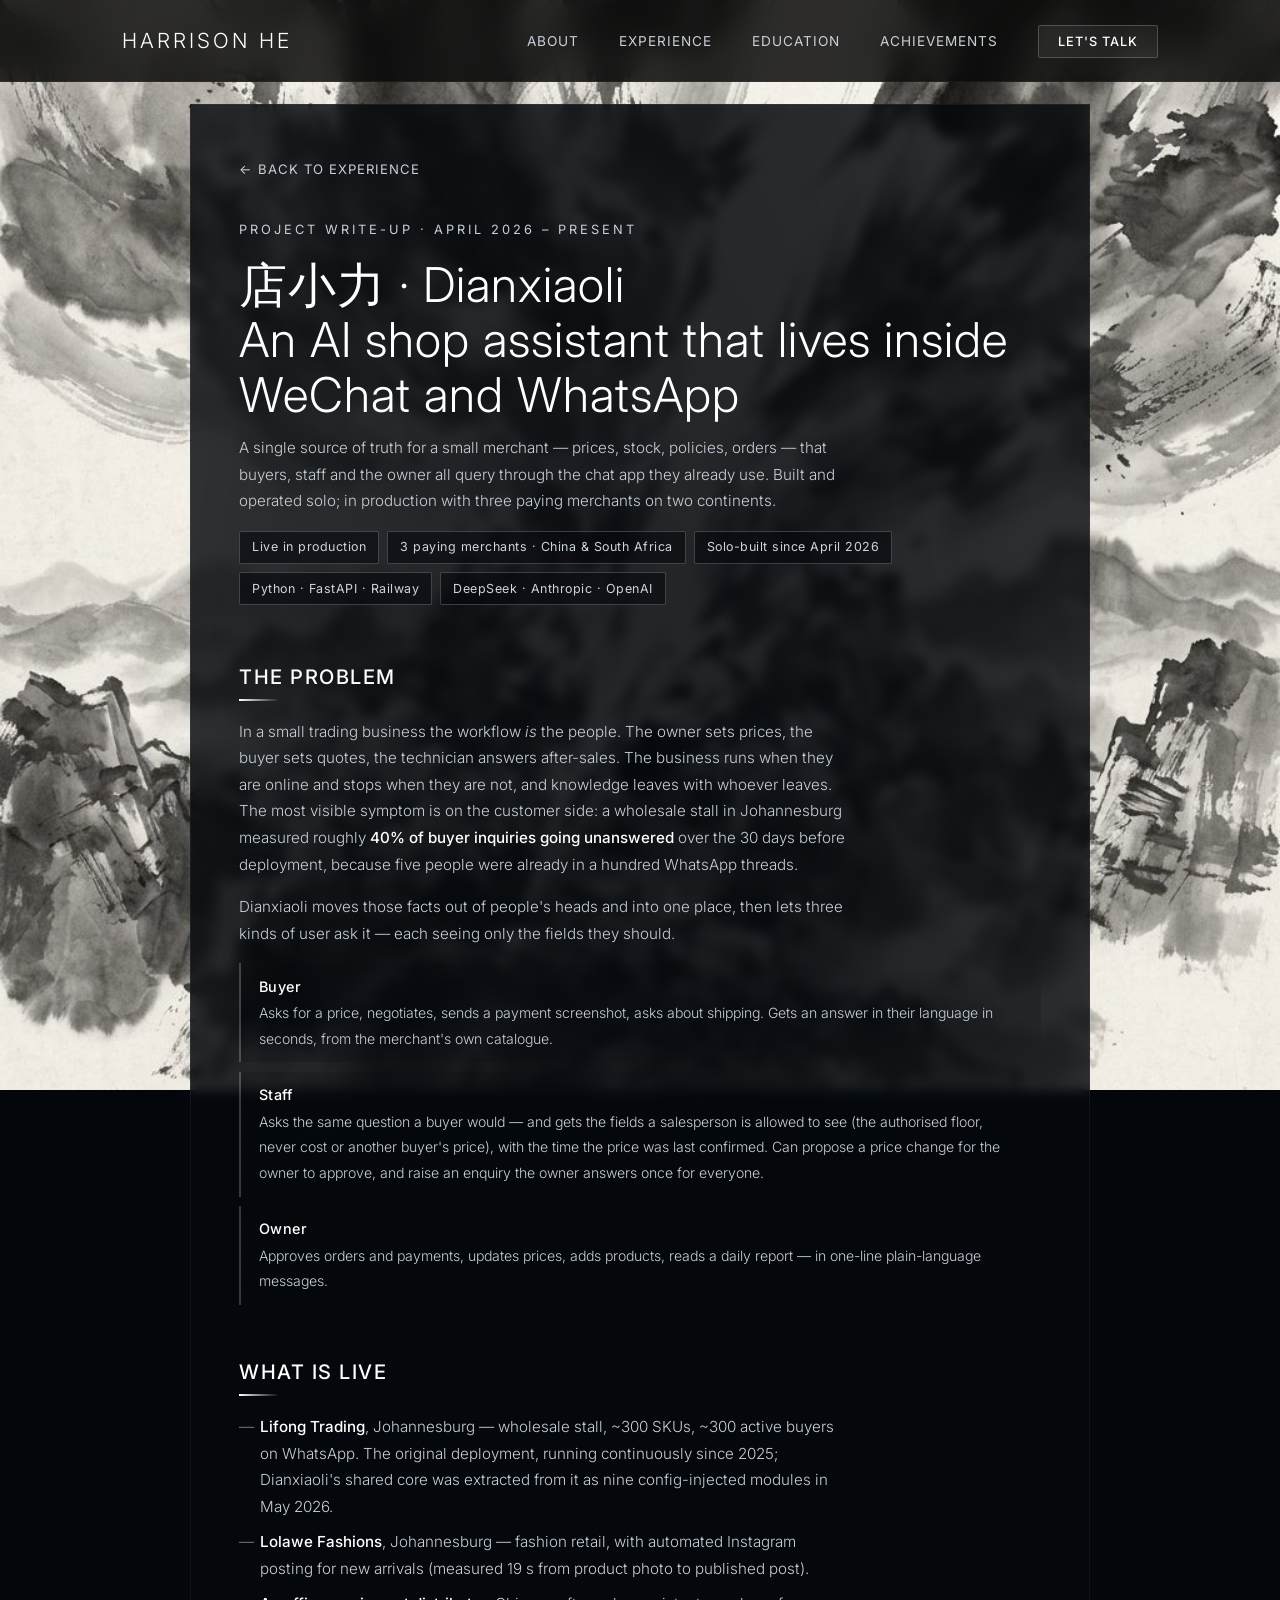
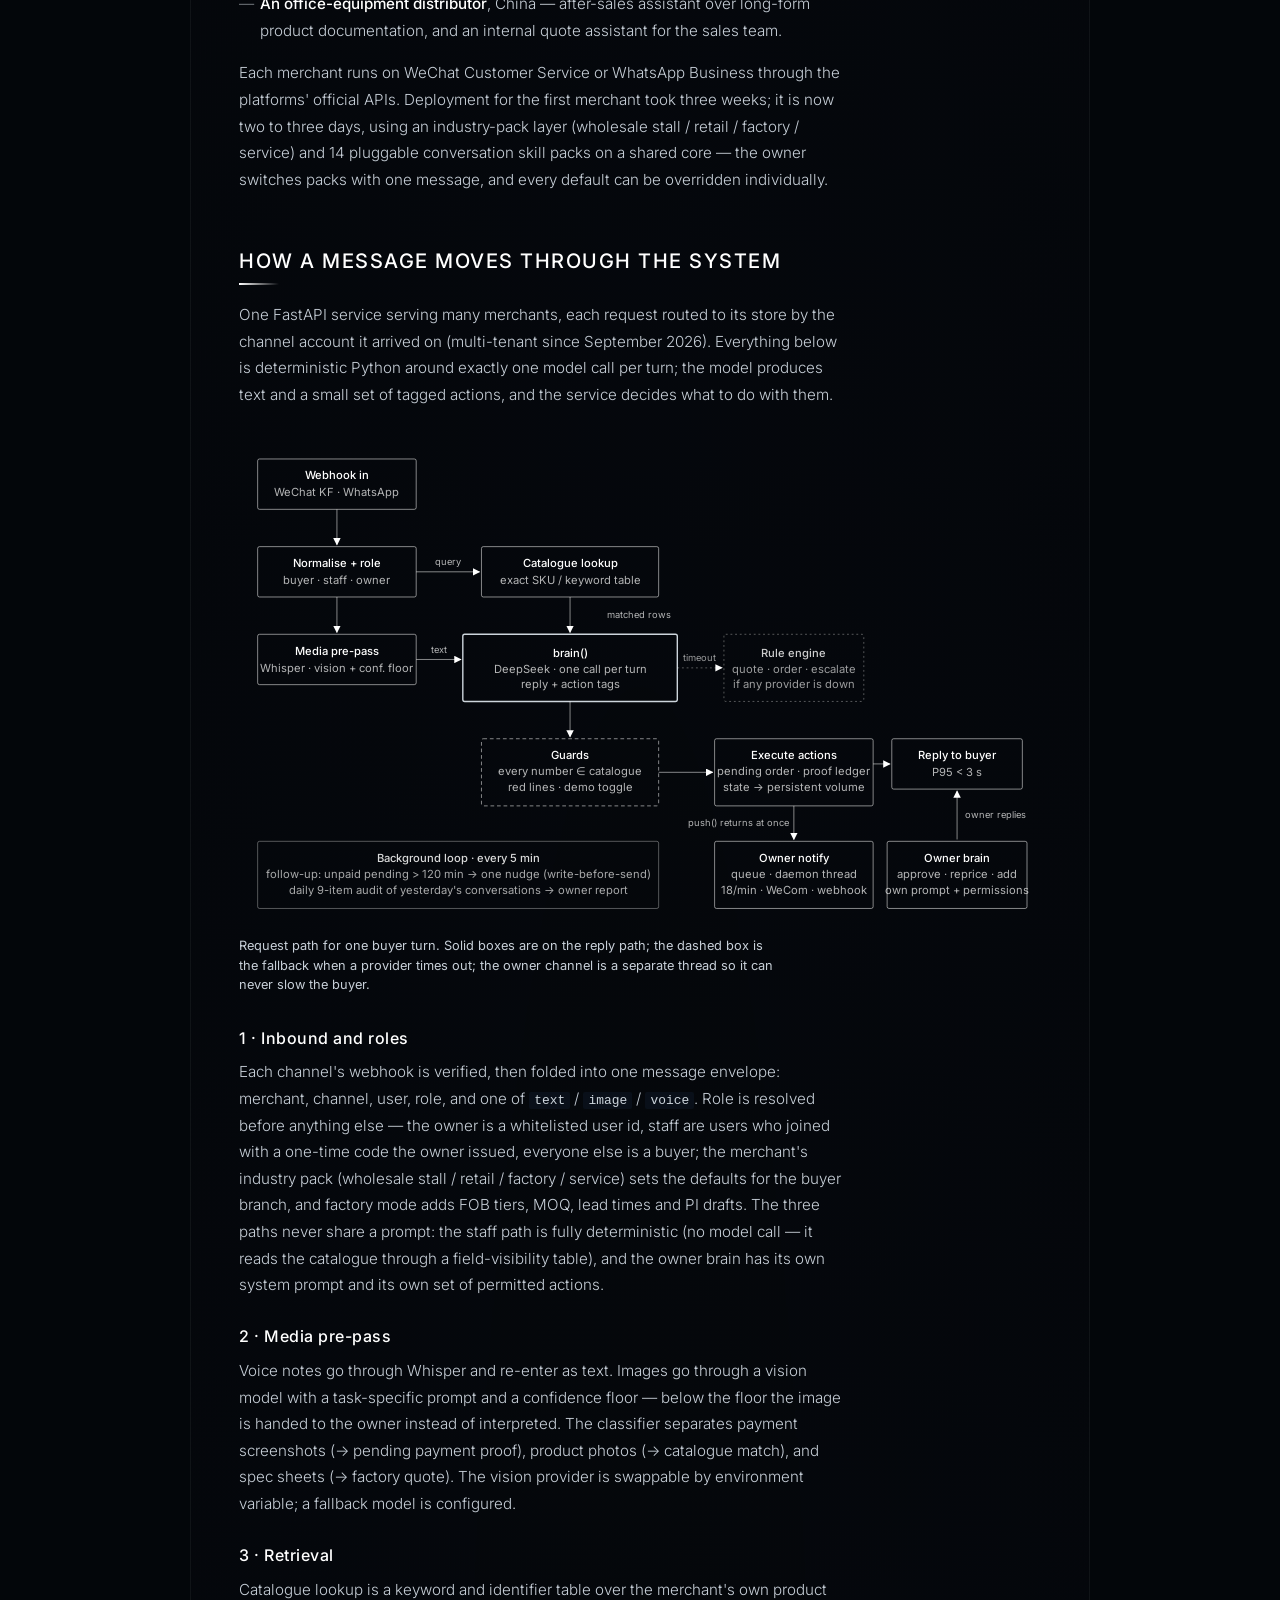
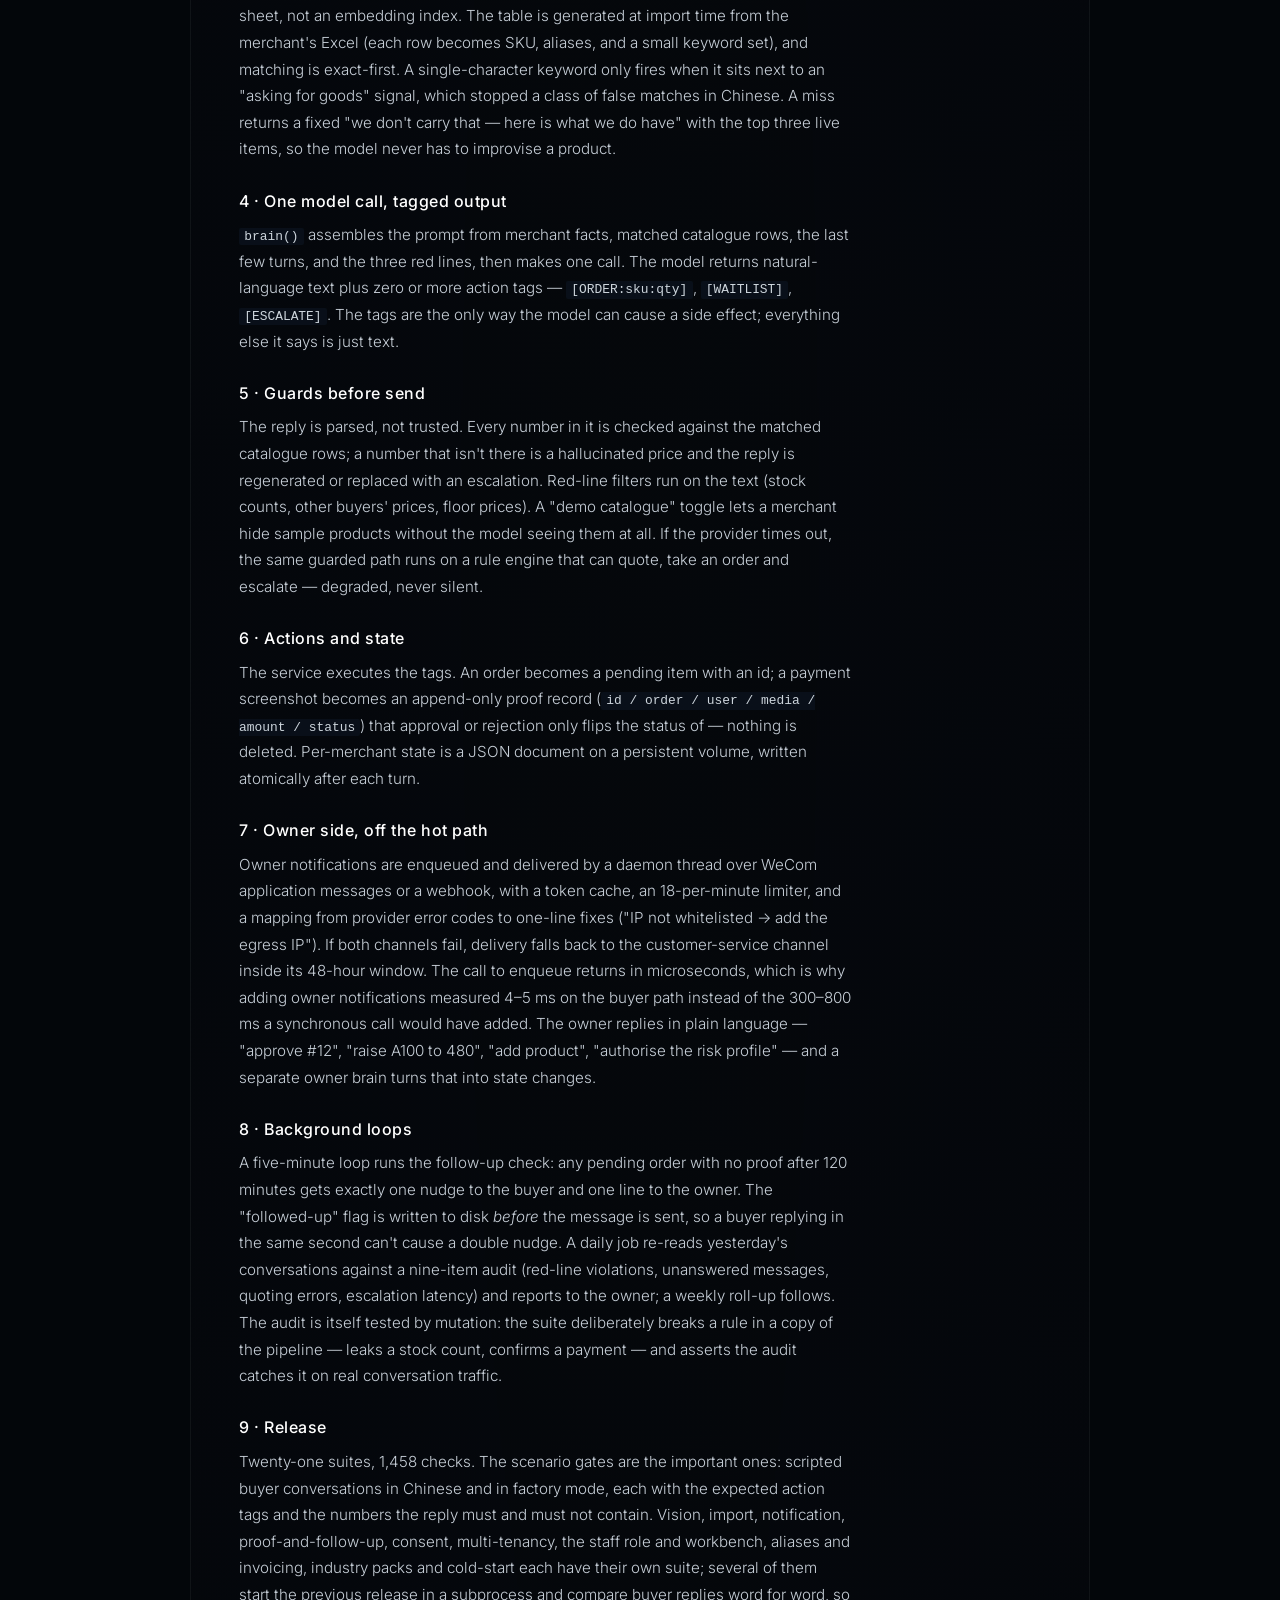
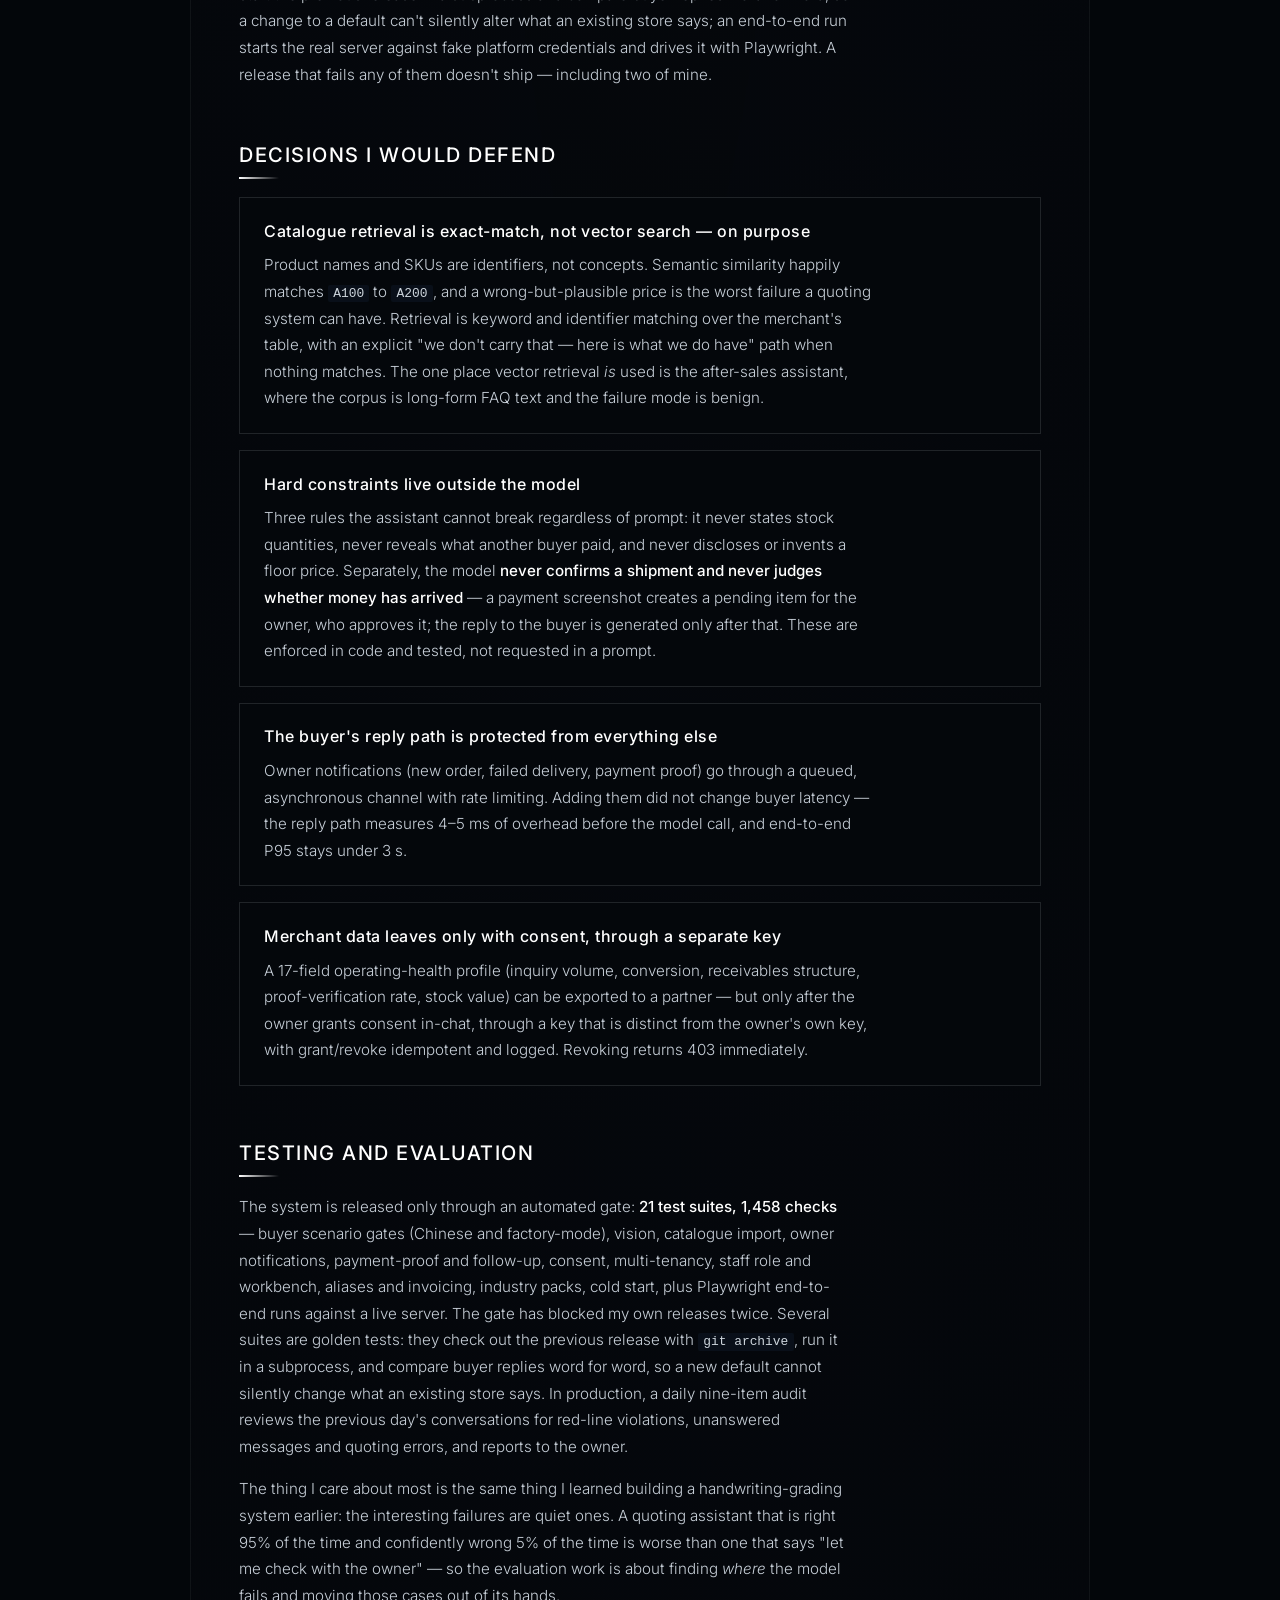
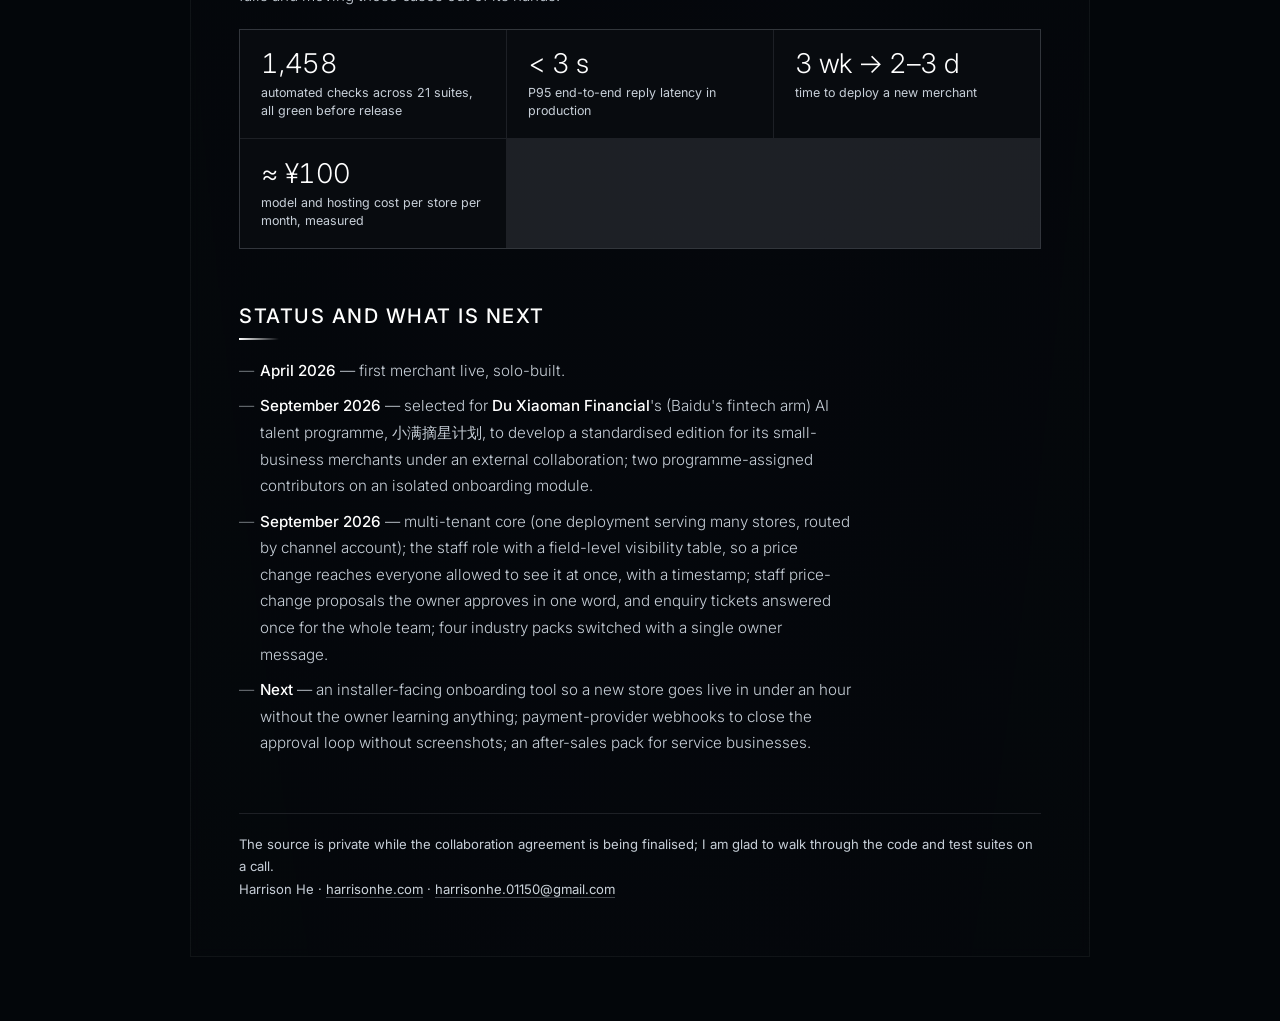
<file: dianxiaoli.html>
<!DOCTYPE html>
<html lang="en">
<head>
    <meta charset="UTF-8">
    <meta name="viewport" content="width=device-width, initial-scale=1.0">
    <title>店小力 · Dianxiaoli — Technical Write-up | Harrison He</title>
    <meta name="description" content="Engineering write-up of Dianxiaoli, an AI shop assistant living inside WeChat Customer Service and WhatsApp, live with three paying merchants in China and South Africa. Architecture, evaluation, and the decisions behind it.">
    <link rel="icon" href="data:image/svg+xml,<svg xmlns='http://www.w3.org/2000/svg' viewBox='0 0 100 100'><text y='.9em' font-size='90'>青</text></svg>">
    <meta property="og:title" content="店小力 · Dianxiaoli — Technical Write-up">
    <meta property="og:description" content="An AI shop assistant for small merchants: architecture, evaluation discipline, and measured results. Built solo, live in production since April 2026.">
    <meta property="og:type" content="article">
    <meta property="og:url" content="https://harrisonhe.com/dianxiaoli.html">
    <meta property="og:image" content="https://harrisonhe.com/assets/avatar.png">
    <link rel="preconnect" href="https://fonts.googleapis.com">
    <link rel="preconnect" href="https://fonts.gstatic.com" crossorigin>
    <link href="https://fonts.googleapis.com/css2?family=Inter:wght@300;400;500;600;800&display=swap" rel="stylesheet">
    <link rel="stylesheet" href="css/style.css">
    <style>
        /* Page-specific: a long-form technical note on top of the site theme */
        .wu { max-width: 900px; margin: 6.5rem auto 4rem; padding: 3.2rem 3rem 3.5rem;
             /* Same ink-paper panel as the home page: wash stays visible around the panel, text always sits on a dark scrim */
             background: radial-gradient(ellipse at center, rgba(5, 8, 12, 0.93) 0%, rgba(5, 8, 12, 0.87) 65%, rgba(5, 8, 12, 0.82) 100%);
             backdrop-filter: blur(6px); -webkit-backdrop-filter: blur(6px);
             border: 1px solid rgba(205, 213, 220, 0.06); }
        .wu-kicker { font-size: 0.8rem; letter-spacing: 3px; text-transform: uppercase; color: var(--text-secondary); font-weight: 400; margin-bottom: 1rem; }
        .wu h1 { font-size: clamp(2rem, 5vw, 3rem); font-weight: 300; letter-spacing: 1px; line-height: 1.15; margin-bottom: 0.8rem; }
        .wu h1 .zh { font-weight: 500; }
        .wu-lede { color: var(--text-secondary); font-size: 1.05rem; font-weight: 300; line-height: 1.7; max-width: 62ch; margin-bottom: 1.6rem; }
        .wu-pills { display: flex; flex-wrap: wrap; gap: 0.5rem; margin-bottom: 3.5rem; }
        .wu-pill { font-size: 0.78rem; letter-spacing: 0.5px; color: var(--accent-mist); border: 1px solid rgba(205, 213, 220, 0.25); padding: 0.35rem 0.75rem; border-radius: var(--radius-md); background: rgba(5, 8, 12, 0.6); font-weight: 400; }
        .wu h2 { font-size: 1.25rem; font-weight: 500; letter-spacing: 1.5px; text-transform: uppercase; margin: 3.2rem 0 1.1rem; padding-bottom: 0.5rem; position: relative; }
        .wu h2::after { content: ''; position: absolute; left: 0; bottom: 0; width: 40px; height: 2px; background: linear-gradient(90deg, var(--accent-ink), transparent); }
        .wu h3 { font-size: 1rem; font-weight: 500; letter-spacing: 0.5px; margin: 1.6rem 0 0.5rem; color: var(--text-primary); }
        .wu p, .wu li { color: var(--text-secondary); font-size: 0.95rem; line-height: 1.75; font-weight: 300; }
        .wu p { margin-bottom: 1rem; max-width: 68ch; }
        .wu ul { list-style: none; padding: 0; margin: 0 0 1rem; }
        .wu ul li { position: relative; padding-left: 1.3rem; margin-bottom: 0.55rem; max-width: 68ch; }
        .wu ul li::before { content: '—'; position: absolute; left: 0; color: rgba(205, 213, 220, 0.6); }
        .wu strong { color: var(--text-primary); font-weight: 500; }
        .wu code { font-family: ui-monospace, SFMono-Regular, Menlo, Consolas, monospace; font-size: 0.85em; color: var(--accent-mist); background: rgba(14, 25, 40, 0.5); padding: 0.1em 0.4em; border-radius: var(--radius-md); }
        .wu-grid { display: grid; grid-template-columns: repeat(auto-fit, minmax(200px, 1fr)); gap: 1px; background: rgba(205, 213, 220, 0.12); border: 1px solid rgba(205, 213, 220, 0.12); margin: 1.2rem 0 1.6rem; }
        .wu-stat { background: rgba(5, 8, 12, 0.85); padding: 1.2rem 1.3rem; }
        .wu-stat .n { font-size: 1.7rem; font-weight: 300; letter-spacing: -0.5px; color: var(--text-primary); line-height: 1.1; font-variant-numeric: tabular-nums; }
        .wu-stat .l { font-size: 0.78rem; color: var(--text-secondary); margin-top: 0.35rem; line-height: 1.4; }
        .wu-flow { display: grid; grid-template-columns: 1fr; gap: 0.6rem; margin: 1rem 0 1.4rem; }
        .wu-role { border-left: 2px solid rgba(255, 255, 255, 0.2); padding: 0.7rem 1.1rem; background: radial-gradient(ellipse at center left, rgba(5, 8, 12, 0.8) 0%, rgba(5, 8, 12, 0) 90%); }
        .wu-role b { display: block; color: var(--text-primary); font-weight: 500; font-size: 0.9rem; letter-spacing: 0.5px; margin-bottom: 0.15rem; }
        .wu-role span { font-size: 0.88rem; color: var(--text-secondary); font-weight: 300; }
        .wu-decision { border: 1px solid rgba(205, 213, 220, 0.14); background: rgba(5, 8, 12, 0.7); padding: 1.3rem 1.5rem; margin-bottom: 1rem; }
        .wu-decision h3 { margin-top: 0; }
        .wu-decision p:last-child { margin-bottom: 0; }
        .wu-fig { margin: 1.4rem 0 2rem; }
        .wu-fig svg { width: 100%; max-width: 100%; height: auto; display: block; color: var(--text-primary); }
        .wu-fig figcaption { font-size: 0.8rem; color: var(--text-secondary); margin-top: 0.7rem; line-height: 1.5; max-width: 68ch; }
        .wu-meta { font-size: 0.82rem; color: var(--text-secondary); border-top: 1px solid rgba(205, 213, 220, 0.12); padding-top: 1.2rem; margin-top: 3.5rem; line-height: 1.7; }
        .wu-meta a { color: var(--accent-mist); border-bottom: 1px solid rgba(205, 213, 220, 0.3); }
        .wu-meta a:hover { color: var(--text-primary); border-color: var(--text-primary); }
        .wu-back { display: inline-block; font-size: 0.82rem; letter-spacing: 1px; text-transform: uppercase; color: var(--text-secondary); margin-bottom: 2.5rem; }
        .wu-back:hover { color: var(--text-primary); }
        @media (max-width: 600px) { .wu { margin: 5.5rem 0.75rem 3rem; padding: 2.2rem 1.25rem 2.5rem; } .wu-stat .n { font-size: 1.4rem; } }
    </style>
</head>
<body>
    <nav id="navbar">
        <div class="nav-container">
            <div class="logo"><a href="index.html">Harrison He</a></div>
            <button class="nav-toggle" id="nav-toggle" aria-label="Toggle navigation" aria-expanded="false">
                <span></span><span></span><span></span>
            </button>
            <ul class="nav-links" id="nav-links">
                <li><a href="index.html#about">About</a></li>
                <li><a href="index.html#experience">Experience</a></li>
                <li><a href="index.html#education">Education</a></li>
                <li><a href="index.html#achievements">Achievements</a></li>
                <li><a href="index.html#contact" class="btn-primary-small">Let's Talk</a></li>
            </ul>
        </div>
    </nav>

    <main class="wu">
        <a class="wu-back" href="index.html#experience">← Back to experience</a>

        <div class="wu-kicker">Project write-up · April 2026 – present</div>
        <h1><span class="zh">店小力</span> · Dianxiaoli<br>An AI shop assistant that lives inside WeChat and WhatsApp</h1>
        <p class="wu-lede">A single source of truth for a small merchant — prices, stock, policies, orders — that buyers, staff and the owner all query through the chat app they already use. Built and operated solo; in production with three paying merchants on two continents.</p>

        <div class="wu-pills">
            <span class="wu-pill">Live in production</span>
            <span class="wu-pill">3 paying merchants · China &amp; South Africa</span>
            <span class="wu-pill">Solo-built since April 2026</span>
            <span class="wu-pill">Python · FastAPI · Railway</span>
            <span class="wu-pill">DeepSeek · Anthropic · OpenAI</span>
        </div>

        <h2>The problem</h2>
        <p>In a small trading business the workflow <em>is</em> the people. The owner sets prices, the buyer sets quotes, the technician answers after-sales. The business runs when they are online and stops when they are not, and knowledge leaves with whoever leaves. The most visible symptom is on the customer side: a wholesale stall in Johannesburg measured roughly <strong>40% of buyer inquiries going unanswered</strong> over the 30 days before deployment, because five people were already in a hundred WhatsApp threads.</p>
        <p>Dianxiaoli moves those facts out of people's heads and into one place, then lets three kinds of user ask it — each seeing only the fields they should.</p>

        <div class="wu-flow">
            <div class="wu-role"><b>Buyer</b><span>Asks for a price, negotiates, sends a payment screenshot, asks about shipping. Gets an answer in their language in seconds, from the merchant's own catalogue.</span></div>
            <div class="wu-role"><b>Staff</b><span>Asks the same question a buyer would — and gets the fields a salesperson is allowed to see (the authorised floor, never cost or another buyer's price), with the time the price was last confirmed. Can propose a price change for the owner to approve, and raise an enquiry the owner answers once for everyone.</span></div>
            <div class="wu-role"><b>Owner</b><span>Approves orders and payments, updates prices, adds products, reads a daily report — in one-line plain-language messages.</span></div>
        </div>

        <h2>What is live</h2>
        <ul>
            <li><strong>Lifong Trading</strong>, Johannesburg — wholesale stall, ~300 SKUs, ~300 active buyers on WhatsApp. The original deployment, running continuously since 2025; Dianxiaoli's shared core was extracted from it as nine config-injected modules in May 2026.</li>
            <li><strong>Lolawe Fashions</strong>, Johannesburg — fashion retail, with automated Instagram posting for new arrivals (measured 19 s from product photo to published post).</li>
            <li><strong>An office-equipment distributor</strong>, China — after-sales assistant over long-form product documentation, and an internal quote assistant for the sales team.</li>
        </ul>
        <p>Each merchant runs on WeChat Customer Service or WhatsApp Business through the platforms' official APIs. Deployment for the first merchant took three weeks; it is now two to three days, using an industry-pack layer (wholesale stall / retail / factory / service) and 14 pluggable conversation skill packs on a shared core — the owner switches packs with one message, and every default can be overridden individually.</p>

        <h2>How a message moves through the system</h2>
        <p>One FastAPI service serving many merchants, each request routed to its store by the channel account it arrived on (multi-tenant since September 2026). Everything below is deterministic Python around exactly one model call per turn; the model produces text and a small set of tagged actions, and the service decides what to do with them.</p>

        <figure class="wu-fig">
            <svg viewBox="0 0 860 530" role="img" aria-label="Request path: a buyer message enters from WeChat or WhatsApp, is normalised and role-resolved, media is transcribed or read by a vision model, the catalogue is queried by exact identifier, the language model drafts a reply with action tags, guards check the reply, then the service executes actions, replies to the buyer, and queues an owner notification on a separate thread.">
                <defs>
                    <marker id="arr" viewBox="0 0 10 10" refX="9" refY="5" markerWidth="8" markerHeight="8" orient="auto-start-reverse">
                        <path d="M0,0 L10,5 L0,10 z" fill="currentColor"/>
                    </marker>
                </defs>
                <g font-family="Inter, sans-serif" font-size="12" fill="currentColor">
                    <!-- Column 1: inbound -->
                    <rect x="20" y="30" width="170" height="54" rx="2" fill="none" stroke="currentColor" stroke-opacity="0.55"/>
                    <text x="105" y="52" text-anchor="middle" font-weight="500">Webhook in</text>
                    <text x="105" y="70" text-anchor="middle" fill-opacity="0.7">WeChat KF · WhatsApp</text>

                    <rect x="20" y="124" width="170" height="54" rx="2" fill="none" stroke="currentColor" stroke-opacity="0.55"/>
                    <text x="105" y="146" text-anchor="middle" font-weight="500">Normalise + role</text>
                    <text x="105" y="164" text-anchor="middle" fill-opacity="0.7">buyer · staff · owner</text>

                    <rect x="20" y="218" width="170" height="54" rx="2" fill="none" stroke="currentColor" stroke-opacity="0.55"/>
                    <text x="105" y="240" text-anchor="middle" font-weight="500">Media pre-pass</text>
                    <text x="105" y="258" text-anchor="middle" fill-opacity="0.7">Whisper · vision + conf. floor</text>

                    <line x1="105" y1="84" x2="105" y2="122" stroke="currentColor" stroke-opacity="0.55" marker-end="url(#arr)"/>
                    <line x1="105" y1="178" x2="105" y2="216" stroke="currentColor" stroke-opacity="0.55" marker-end="url(#arr)"/>

                    <!-- Column 2: retrieval + brain -->
                    <rect x="260" y="124" width="190" height="54" rx="2" fill="none" stroke="currentColor" stroke-opacity="0.55"/>
                    <text x="355" y="146" text-anchor="middle" font-weight="500">Catalogue lookup</text>
                    <text x="355" y="164" text-anchor="middle" fill-opacity="0.7">exact SKU / keyword table</text>

                    <rect x="240" y="218" width="230" height="72" rx="2" fill="none" stroke="#cdd5dc" stroke-width="1.5"/>
                    <text x="355" y="242" text-anchor="middle" font-weight="500">brain()</text>
                    <text x="355" y="259" text-anchor="middle" fill-opacity="0.7">DeepSeek · one call per turn</text>
                    <text x="355" y="276" text-anchor="middle" fill-opacity="0.7">reply + action tags</text>

                    <line x1="190" y1="245" x2="238" y2="245" stroke="currentColor" stroke-opacity="0.55" marker-end="url(#arr)"/>
                    <text x="214" y="238" text-anchor="middle" font-size="10" fill-opacity="0.7">text</text>
                    <line x1="355" y1="178" x2="355" y2="216" stroke="currentColor" stroke-opacity="0.55" marker-end="url(#arr)"/>
                    <text x="395" y="201" font-size="10" fill-opacity="0.7">matched rows</text>
                    <path d="M190,151 L258,151" stroke="currentColor" stroke-opacity="0.55" marker-end="url(#arr)"/>
                    <text x="224" y="144" text-anchor="middle" font-size="10" fill-opacity="0.7">query</text>

                    <!-- Guards -->
                    <rect x="260" y="330" width="190" height="72" rx="2" fill="none" stroke="currentColor" stroke-opacity="0.55" stroke-dasharray="4 3"/>
                    <text x="355" y="352" text-anchor="middle" font-weight="500">Guards</text>
                    <text x="355" y="369" text-anchor="middle" fill-opacity="0.7">every number ∈ catalogue</text>
                    <text x="355" y="386" text-anchor="middle" fill-opacity="0.7">red lines · demo toggle</text>
                    <line x1="355" y1="290" x2="355" y2="328" stroke="currentColor" stroke-opacity="0.55" marker-end="url(#arr)"/>

                    <!-- Rule engine fallback -->
                    <rect x="520" y="218" width="150" height="72" rx="2" fill="none" stroke="currentColor" stroke-opacity="0.35" stroke-dasharray="2 3"/>
                    <text x="595" y="242" text-anchor="middle" font-weight="500" fill-opacity="0.8">Rule engine</text>
                    <text x="595" y="259" text-anchor="middle" fill-opacity="0.6">quote · order · escalate</text>
                    <text x="595" y="276" text-anchor="middle" fill-opacity="0.6">if any provider is down</text>
                    <line x1="470" y1="254" x2="518" y2="254" stroke="currentColor" stroke-opacity="0.35" stroke-dasharray="2 3" marker-end="url(#arr)"/>
                    <text x="494" y="247" text-anchor="middle" font-size="10" fill-opacity="0.6">timeout</text>

                    <!-- Column 3: execute -->
                    <rect x="510" y="330" width="170" height="72" rx="2" fill="none" stroke="currentColor" stroke-opacity="0.55"/>
                    <text x="595" y="352" text-anchor="middle" font-weight="500">Execute actions</text>
                    <text x="595" y="369" text-anchor="middle" fill-opacity="0.7">pending order · proof ledger</text>
                    <text x="595" y="386" text-anchor="middle" fill-opacity="0.7">state → persistent volume</text>
                    <line x1="450" y1="366" x2="508" y2="366" stroke="currentColor" stroke-opacity="0.55" marker-end="url(#arr)"/>

                    <!-- Reply -->
                    <rect x="700" y="330" width="140" height="54" rx="2" fill="none" stroke="currentColor" stroke-opacity="0.55"/>
                    <text x="770" y="352" text-anchor="middle" font-weight="500">Reply to buyer</text>
                    <text x="770" y="370" text-anchor="middle" fill-opacity="0.7">P95 &lt; 3 s</text>
                    <line x1="680" y1="357" x2="698" y2="357" stroke="currentColor" stroke-opacity="0.55" marker-end="url(#arr)"/>

                    <!-- Async owner channel -->
                    <rect x="510" y="440" width="170" height="72" rx="2" fill="none" stroke="currentColor" stroke-opacity="0.55"/>
                    <text x="595" y="462" text-anchor="middle" font-weight="500">Owner notify</text>
                    <text x="595" y="479" text-anchor="middle" fill-opacity="0.7">queue · daemon thread</text>
                    <text x="595" y="496" text-anchor="middle" fill-opacity="0.7">18/min · WeCom · webhook</text>
                    <line x1="595" y1="402" x2="595" y2="438" stroke="currentColor" stroke-opacity="0.55" marker-end="url(#arr)"/>
                    <text x="590" y="424" text-anchor="end" font-size="10" fill-opacity="0.7">push() returns at once</text>

                    <!-- Owner brain -->
                    <rect x="695" y="440" width="150" height="72" rx="2" fill="none" stroke="currentColor" stroke-opacity="0.55"/>
                    <text x="770" y="462" text-anchor="middle" font-weight="500">Owner brain</text>
                    <text x="770" y="479" text-anchor="middle" fill-opacity="0.7">approve · reprice · add</text>
                    <text x="770" y="496" text-anchor="middle" fill-opacity="0.7">own prompt + permissions</text>
                    <line x1="770" y1="438" x2="770" y2="386" stroke="currentColor" stroke-opacity="0.55" marker-end="url(#arr)"/>
                    <text x="778" y="415" font-size="10" fill-opacity="0.7">owner replies</text>

                    <!-- Background loops -->
                    <rect x="20" y="440" width="430" height="72" rx="2" fill="none" stroke="currentColor" stroke-opacity="0.35"/>
                    <text x="235" y="462" text-anchor="middle" font-weight="500" fill-opacity="0.85">Background loop · every 5 min</text>
                    <text x="235" y="479" text-anchor="middle" fill-opacity="0.65">follow-up: unpaid pending &gt; 120 min → one nudge (write-before-send)</text>
                    <text x="235" y="496" text-anchor="middle" fill-opacity="0.65">daily 9-item audit of yesterday's conversations → owner report</text>
                </g>
            </svg>
            <figcaption>Request path for one buyer turn. Solid boxes are on the reply path; the dashed box is the fallback when a provider times out; the owner channel is a separate thread so it can never slow the buyer.</figcaption>
        </figure>

        <h3>1 · Inbound and roles</h3>
        <p>Each channel's webhook is verified, then folded into one message envelope: merchant, channel, user, role, and one of <code>text</code> / <code>image</code> / <code>voice</code>. Role is resolved before anything else — the owner is a whitelisted user id, staff are users who joined with a one-time code the owner issued, everyone else is a buyer; the merchant's industry pack (wholesale stall / retail / factory / service) sets the defaults for the buyer branch, and factory mode adds FOB tiers, MOQ, lead times and PI drafts. The three paths never share a prompt: the staff path is fully deterministic (no model call — it reads the catalogue through a field-visibility table), and the owner brain has its own system prompt and its own set of permitted actions.</p>

        <h3>2 · Media pre-pass</h3>
        <p>Voice notes go through Whisper and re-enter as text. Images go through a vision model with a task-specific prompt and a confidence floor — below the floor the image is handed to the owner instead of interpreted. The classifier separates payment screenshots (→ pending payment proof), product photos (→ catalogue match), and spec sheets (→ factory quote). The vision provider is swappable by environment variable; a fallback model is configured.</p>

        <h3>3 · Retrieval</h3>
        <p>Catalogue lookup is a keyword and identifier table over the merchant's own product sheet, not an embedding index. The table is generated at import time from the merchant's Excel (each row becomes SKU, aliases, and a small keyword set), and matching is exact-first. A single-character keyword only fires when it sits next to an "asking for goods" signal, which stopped a class of false matches in Chinese. A miss returns a fixed "we don't carry that — here is what we do have" with the top three live items, so the model never has to improvise a product.</p>

        <h3>4 · One model call, tagged output</h3>
        <p><code>brain()</code> assembles the prompt from merchant facts, matched catalogue rows, the last few turns, and the three red lines, then makes one call. The model returns natural-language text plus zero or more action tags — <code>[ORDER:sku:qty]</code>, <code>[WAITLIST]</code>, <code>[ESCALATE]</code>. The tags are the only way the model can cause a side effect; everything else it says is just text.</p>

        <h3>5 · Guards before send</h3>
        <p>The reply is parsed, not trusted. Every number in it is checked against the matched catalogue rows; a number that isn't there is a hallucinated price and the reply is regenerated or replaced with an escalation. Red-line filters run on the text (stock counts, other buyers' prices, floor prices). A "demo catalogue" toggle lets a merchant hide sample products without the model seeing them at all. If the provider times out, the same guarded path runs on a rule engine that can quote, take an order and escalate — degraded, never silent.</p>

        <h3>6 · Actions and state</h3>
        <p>The service executes the tags. An order becomes a pending item with an id; a payment screenshot becomes an append-only proof record (<code>id / order / user / media / amount / status</code>) that approval or rejection only flips the status of — nothing is deleted. Per-merchant state is a JSON document on a persistent volume, written atomically after each turn.</p>

        <h3>7 · Owner side, off the hot path</h3>
        <p>Owner notifications are enqueued and delivered by a daemon thread over WeCom application messages or a webhook, with a token cache, an 18-per-minute limiter, and a mapping from provider error codes to one-line fixes ("IP not whitelisted → add the egress IP"). If both channels fail, delivery falls back to the customer-service channel inside its 48-hour window. The call to enqueue returns in microseconds, which is why adding owner notifications measured 4–5 ms on the buyer path instead of the 300–800 ms a synchronous call would have added. The owner replies in plain language — "approve #12", "raise A100 to 480", "add product", "authorise the risk profile" — and a separate owner brain turns that into state changes.</p>

        <h3>8 · Background loops</h3>
        <p>A five-minute loop runs the follow-up check: any pending order with no proof after 120 minutes gets exactly one nudge to the buyer and one line to the owner. The "followed-up" flag is written to disk <em>before</em> the message is sent, so a buyer replying in the same second can't cause a double nudge. A daily job re-reads yesterday's conversations against a nine-item audit (red-line violations, unanswered messages, quoting errors, escalation latency) and reports to the owner; a weekly roll-up follows. The audit is itself tested by mutation: the suite deliberately breaks a rule in a copy of the pipeline — leaks a stock count, confirms a payment — and asserts the audit catches it on real conversation traffic.</p>

        <h3>9 · Release</h3>
        <p>Twenty-one suites, 1,458 checks. The scenario gates are the important ones: scripted buyer conversations in Chinese and in factory mode, each with the expected action tags and the numbers the reply must and must not contain. Vision, import, notification, proof-and-follow-up, consent, multi-tenancy, the staff role and workbench, aliases and invoicing, industry packs and cold-start each have their own suite; several of them start the previous release in a subprocess and compare buyer replies word for word, so a change to a default can't silently alter what an existing store says; an end-to-end run starts the real server against fake platform credentials and drives it with Playwright. A release that fails any of them doesn't ship — including two of mine.</p>

        <h2>Decisions I would defend</h2>

        <div class="wu-decision">
            <h3>Catalogue retrieval is exact-match, not vector search — on purpose</h3>
            <p>Product names and SKUs are identifiers, not concepts. Semantic similarity happily matches <code>A100</code> to <code>A200</code>, and a wrong-but-plausible price is the worst failure a quoting system can have. Retrieval is keyword and identifier matching over the merchant's table, with an explicit "we don't carry that — here is what we do have" path when nothing matches. The one place vector retrieval <em>is</em> used is the after-sales assistant, where the corpus is long-form FAQ text and the failure mode is benign.</p>
        </div>

        <div class="wu-decision">
            <h3>Hard constraints live outside the model</h3>
            <p>Three rules the assistant cannot break regardless of prompt: it never states stock quantities, never reveals what another buyer paid, and never discloses or invents a floor price. Separately, the model <strong>never confirms a shipment and never judges whether money has arrived</strong> — a payment screenshot creates a pending item for the owner, who approves it; the reply to the buyer is generated only after that. These are enforced in code and tested, not requested in a prompt.</p>
        </div>

        <div class="wu-decision">
            <h3>The buyer's reply path is protected from everything else</h3>
            <p>Owner notifications (new order, failed delivery, payment proof) go through a queued, asynchronous channel with rate limiting. Adding them did not change buyer latency — the reply path measures 4–5 ms of overhead before the model call, and end-to-end P95 stays under 3 s.</p>
        </div>

        <div class="wu-decision">
            <h3>Merchant data leaves only with consent, through a separate key</h3>
            <p>A 17-field operating-health profile (inquiry volume, conversion, receivables structure, proof-verification rate, stock value) can be exported to a partner — but only after the owner grants consent in-chat, through a key that is distinct from the owner's own key, with grant/revoke idempotent and logged. Revoking returns 403 immediately.</p>
        </div>

        <h2>Testing and evaluation</h2>
        <p>The system is released only through an automated gate: <strong>21 test suites, 1,458 checks</strong> — buyer scenario gates (Chinese and factory-mode), vision, catalogue import, owner notifications, payment-proof and follow-up, consent, multi-tenancy, staff role and workbench, aliases and invoicing, industry packs, cold start, plus Playwright end-to-end runs against a live server. The gate has blocked my own releases twice. Several suites are golden tests: they check out the previous release with <code>git archive</code>, run it in a subprocess, and compare buyer replies word for word, so a new default cannot silently change what an existing store says. In production, a daily nine-item audit reviews the previous day's conversations for red-line violations, unanswered messages and quoting errors, and reports to the owner.</p>
        <p>The thing I care about most is the same thing I learned building a handwriting-grading system earlier: the interesting failures are quiet ones. A quoting assistant that is right 95% of the time and confidently wrong 5% of the time is worse than one that says "let me check with the owner" — so the evaluation work is about finding <em>where</em> the model fails and moving those cases out of its hands.</p>

        <div class="wu-grid">
            <div class="wu-stat"><div class="n">1,458</div><div class="l">automated checks across 21 suites, all green before release</div></div>
            <div class="wu-stat"><div class="n">&lt; 3 s</div><div class="l">P95 end-to-end reply latency in production</div></div>
            <div class="wu-stat"><div class="n">3 wk → 2–3 d</div><div class="l">time to deploy a new merchant</div></div>
            <div class="wu-stat"><div class="n">≈ ¥100</div><div class="l">model and hosting cost per store per month, measured</div></div>
        </div>

        <h2>Status and what is next</h2>
        <ul>
            <li><strong>April 2026</strong> — first merchant live, solo-built.</li>
            <li><strong>September 2026</strong> — selected for <strong>Du Xiaoman Financial</strong>'s (Baidu's fintech arm) AI talent programme, 小满摘星计划, to develop a standardised edition for its small-business merchants under an external collaboration; two programme-assigned contributors on an isolated onboarding module.</li>
            <li><strong>September 2026</strong> — multi-tenant core (one deployment serving many stores, routed by channel account); the staff role with a field-level visibility table, so a price change reaches everyone allowed to see it at once, with a timestamp; staff price-change proposals the owner approves in one word, and enquiry tickets answered once for the whole team; four industry packs switched with a single owner message.</li>
            <li><strong>Next</strong> — an installer-facing onboarding tool so a new store goes live in under an hour without the owner learning anything; payment-provider webhooks to close the approval loop without screenshots; an after-sales pack for service businesses.</li>
        </ul>

        <div class="wu-meta">
            The source is private while the collaboration agreement is being finalised; I am glad to walk through the code and test suites on a call.<br>
            Harrison He · <a href="index.html">harrisonhe.com</a> · <a href="mailto:harrisonhe.01150@gmail.com">harrisonhe.01150@gmail.com</a>
        </div>
    </main>

    <script src="js/script.js"></script>
</body>
</html>
</file>
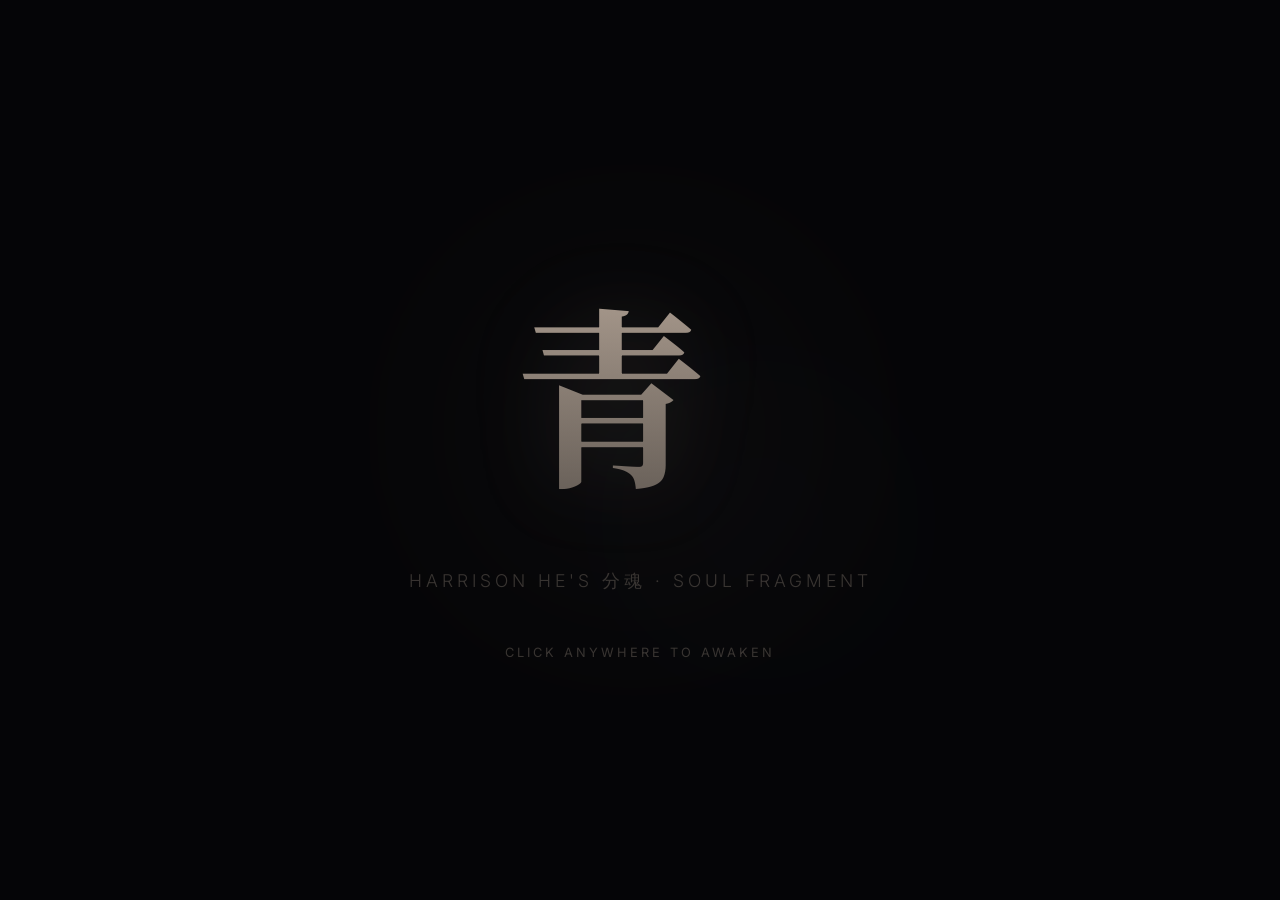
<file: qing.html>
<!DOCTYPE html>
<html lang="en">
<head>
    <meta charset="UTF-8">
    <meta name="viewport" content="width=device-width, initial-scale=1.0">
    <title>青 — Harrison He's 分魂</title>
    <meta name="description" content="青 (Qīng) — a soul fragment of Harrison He. A digital mind that thinks, speaks, and reasons as he does.">
    <meta name="author" content="Harrison He">

    <!-- Favicon -->
    <link rel="icon" href="data:image/svg+xml,<svg xmlns='http://www.w3.org/2000/svg' viewBox='0 0 100 100'><text y='.9em' font-size='90'>青</text></svg>">

    <!-- Stylesheets -->
    <link rel="stylesheet" href="css/qing.css?v=5">
</head>
<body>

    <!-- ===== LANDING SCREEN ===== -->
    <div id="landing-screen" role="button" tabindex="0" aria-label="Enter chat with 青">
        <div class="landing-glow landing-glow-1"></div>
        <div class="landing-glow landing-glow-2"></div>
        <div class="landing-character">青</div>
        <p class="landing-subtitle">Harrison He's 分魂 · Soul Fragment</p>
        <p class="landing-enter">click anywhere to awaken</p>
    </div>

    <!-- ===== API KEY MODAL ===== -->
    <div id="api-key-modal" class="modal-overlay" style="display:none;">
        <div class="modal-card">
            <div class="modal-icon">🧠</div>
            <h2 class="modal-title">Awaken 青's Mind</h2>
            <p class="modal-desc" id="modal-desc">This Blessed Land is sealed. Enter the access password to awaken 青 — or bring your own LLM API key.</p>
            <p class="modal-hint" id="modal-hint">Don't have the password? Ask Harrison, or choose a provider below and use your own key.</p>

            <div class="modal-inputs-stack">
                <select id="api-provider-select" class="modal-select" aria-label="Select LLM Provider">
                    <option value="qing">青's Mind — Access Password</option>
                    <option value="gemini">Google Gemini (your own key)</option>
                    <option value="openrouter">OpenRouter (CORS friendly, Llama/Claude/GPT)</option>
                    <option value="openai">OpenAI (Direct, may have CORS issues)</option>
                    <option value="deepseek">DeepSeek (Direct, may have CORS issues)</option>
                    <option value="custom">Custom (OpenAI-compatible / Local)</option>
                </select>
                
                <input type="password" id="api-key-input" class="modal-input" placeholder="Paste your API key here..." autocomplete="off" spellcheck="false">
                
                <div id="advanced-inputs" style="display:none; flex-direction:column; gap: 0.6rem; margin-top: 0.6rem; width: 100%;">
                    <input type="text" id="api-url-input" class="modal-input" placeholder="API Endpoint (e.g., http://localhost:11434/v1)" autocomplete="off" spellcheck="false">
                    <input type="text" id="api-model-input" class="modal-input" placeholder="Model Name (e.g., llama3)" autocomplete="off" spellcheck="false">
                </div>
            </div>
            
            <div class="modal-actions" style="margin-top: 1.2rem; display: flex; flex-direction: column; gap: 0.5rem; width: 100%;">
                <button id="api-key-submit" class="modal-btn modal-btn-primary" style="width:100%">Awaken</button>
                <button id="api-key-skip" class="modal-btn modal-btn-skip" style="width:100%">Skip for now</button>
            </div>
        </div>
    </div>

    <!-- ===== INK PARTICLES (background) ===== -->
    <div id="ink-particles"></div>

    <!-- ===== MAIN APP ===== -->
    <div id="app">

        <!-- Header -->
        <header class="chat-header">
            <img src="assets/avatar-small.jpg" alt="青" class="header-avatar" id="header-avatar">
            <div class="header-info">
                <h1 class="header-name">青 · 分魂</h1>
                <div class="header-status">
                    <span class="status-dot"></span>
                    <span>Mind Active</span>
                </div>
            </div>
            <span class="header-quote" id="header-quote">「大道三千，殊途同归。」</span>
        </header>

        <!-- Messages -->
        <main id="chat-messages" class="chat-messages" role="log" aria-live="polite" aria-label="Chat with 青">
            <!-- Messages injected by chat.js -->
        </main>

        <!-- Suggestion Chips -->
        <div id="chat-suggestions" class="chat-suggestions" role="navigation" aria-label="Suggested questions">
            <!-- Chips injected by chat.js -->
        </div>

        <!-- Input Bar -->
        <div class="chat-input-bar">
            <input
                type="text"
                id="chat-input"
                placeholder="Talk to 青..."
                autocomplete="off"
                aria-label="Type a message to 青"
            >
            <button id="chat-send" aria-label="Send message">
                <svg viewBox="0 0 24 24" xmlns="http://www.w3.org/2000/svg">
                    <path d="M2.01 21L23 12 2.01 3 2 10l15 2-15 2z"/>
                </svg>
            </button>
        </div>

    </div>

    <!-- Scripts -->
    <script src="js/personality.js?v=14"></script>
    <script src="js/chat.js?v=7"></script>
</body>
</html>
</file>
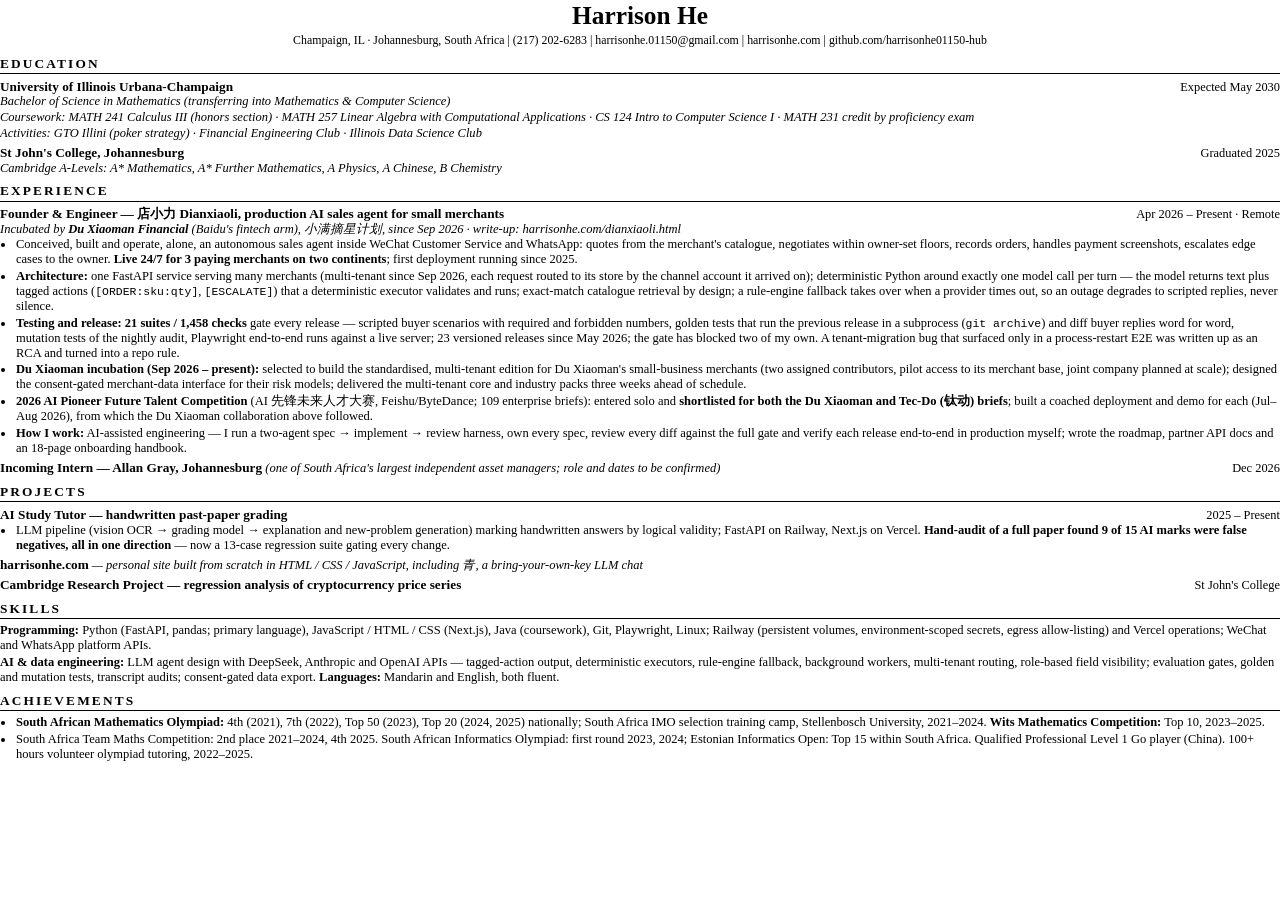
<file: Claude outputs/resume_general.html>
<!DOCTYPE html><html lang="en"><head><meta charset="utf-8"><title>Harrison He — Resume</title><style>
@page { size: Letter; margin: 0.36in 0.55in 0.34in 0.55in; }
* { box-sizing: border-box; }
body { font-family: "Liberation Serif", "Times New Roman", serif; font-size: 9.4pt; line-height: 1.19; color: #000; margin: 0; }
a { color: #000; text-decoration: none; }
.name { text-align: center; font-size: 19pt; font-weight: bold; margin: 0 0 2pt; }
.contact { text-align: center; font-size: 8.9pt; white-space: nowrap; margin: 0 0 7pt; }
h2 { font-size: 10pt; font-weight: bold; letter-spacing: 1.6pt; text-transform: uppercase; border-bottom: 0.9pt solid #000; padding-bottom: 1pt; margin: 6pt 0 3pt; }
.row { display: flex; justify-content: space-between; align-items: baseline; margin-top: 3.2pt; }
.row b { font-size: 9.95pt; }
.row .r { font-size: 9.3pt; white-space: nowrap; padding-left: 8pt; }
.row > span:not(.r) { flex: 1; }
.sub { font-style: italic; margin: 0 0 0.5pt; }
ul { margin: 0.5pt 0 0; padding-left: 11pt; }
li { margin: 0 0 1.5pt; padding-left: 1pt; }
p { margin: 0 0 1.5pt; }
code { font-family: "Liberation Mono", monospace; font-size: 8.6pt; }
.cjk { font-family: "Noto Sans CJK SC", "Liberation Serif", serif; }
</style></head><body>
<div class="name">Harrison He</div>
<div class="contact">Champaign, IL · Johannesburg, South Africa | (217) 202-6283 | harrisonhe.01150@gmail.com | <a href="https://harrisonhe.com">harrisonhe.com</a> | <a href="https://github.com/harrisonhe01150-hub">github.com/harrisonhe01150-hub</a></div>

<h2>Education</h2>
<div class="row"><b>University of Illinois Urbana-Champaign</b><span class="r">Expected May 2030</span></div>
<p class="sub">Bachelor of Science in Mathematics (transferring into Mathematics &amp; Computer Science)</p>
<p class="sub">Coursework: MATH 241 Calculus III (honors section) · MATH 257 Linear Algebra with Computational Applications · CS 124 Intro to Computer Science I · MATH 231 credit by proficiency exam</p>
<p class="sub">Activities: GTO Illini (poker strategy) · Financial Engineering Club · Illinois Data Science Club</p>
<div class="row"><b>St John's College, Johannesburg</b><span class="r">Graduated 2025</span></div>
<p class="sub">Cambridge A-Levels: A* Mathematics, A* Further Mathematics, A Physics, A Chinese, B Chemistry</p>
<h2>Experience</h2>
<div class="row"><b>Founder &amp; Engineer — <span class="cjk">店小力</span> Dianxiaoli, production AI sales agent for small merchants</b><span class="r">Apr 2026 – Present · Remote</span></div>
<p class="sub">Incubated by <b>Du Xiaoman Financial</b> (Baidu's fintech arm), <span class="cjk">小满摘星计划</span>, since Sep 2026 · write-up: <a href="https://harrisonhe.com/dianxiaoli.html">harrisonhe.com/dianxiaoli.html</a></p>
<ul><li>Conceived, built and operate, alone, an autonomous sales agent inside WeChat Customer Service and WhatsApp: quotes from the merchant's catalogue, negotiates within owner-set floors, records orders, handles payment screenshots, escalates edge cases to the owner. <b>Live 24/7 for 3 paying merchants on two continents</b>; first deployment running since 2025.</li><li><b>Architecture:</b> one FastAPI service serving many merchants (multi-tenant since Sep 2026, each request routed to its store by the channel account it arrived on); deterministic Python around exactly one model call per turn — the model returns text plus tagged actions (<code>[ORDER:sku:qty]</code>, <code>[ESCALATE]</code>) that a deterministic executor validates and runs; exact-match catalogue retrieval by design; a rule-engine fallback takes over when a provider times out, so an outage degrades to scripted replies, never silence.</li><li><b>Testing and release:</b> <b>21 suites / 1,458 checks</b> gate every release — scripted buyer scenarios with required and forbidden numbers, golden tests that run the previous release in a subprocess (<code>git archive</code>) and diff buyer replies word for word, mutation tests of the nightly audit, Playwright end-to-end runs against a live server; 23 versioned releases since May 2026; the gate has blocked two of my own. A tenant-migration bug that surfaced only in a process-restart E2E was written up as an RCA and turned into a repo rule.</li><li><b>Du Xiaoman incubation (Sep 2026 – present):</b> selected to build the standardised, multi-tenant edition for Du Xiaoman's small-business merchants (two assigned contributors, pilot access to its merchant base, joint company planned at scale); designed the consent-gated merchant-data interface for their risk models; delivered the multi-tenant core and industry packs three weeks ahead of schedule.</li><li><b>2026 AI Pioneer Future Talent Competition</b> (<span class="cjk">AI 先锋未来人才大赛</span>, Feishu/ByteDance; 109 enterprise briefs): entered solo and <b>shortlisted for both the Du Xiaoman and Tec-Do (<span class="cjk">钛动</span>) briefs</b>; built a coached deployment and demo for each (Jul–Aug 2026), from which the Du Xiaoman collaboration above followed.</li><li><b>How I work:</b> AI-assisted engineering — I run a two-agent spec → implement → review harness, own every spec, review every diff against the full gate and verify each release end-to-end in production myself; wrote the roadmap, partner API docs and an 18-page onboarding handbook.</li></ul><div class="row"><b>Incoming Intern — Allan Gray, Johannesburg</b> <span style="font-style:italic">&nbsp;(one of South Africa's largest independent asset managers; role and dates to be confirmed)</span><span class="r">Dec 2026</span></div><h2>Projects</h2>
<div class="row"><b>AI Study Tutor — handwritten past-paper grading</b><span class="r">2025 – Present</span></div>
<ul>
<li>LLM pipeline (vision OCR → grading model → explanation and new-problem generation) marking handwritten answers by logical validity; FastAPI on Railway, Next.js on Vercel. <b>Hand-audit of a full paper found 9 of 15 AI marks were false negatives, all in one direction</b> — now a 13-case regression suite gating every change.</li>
</ul>
<div class="row"><b>harrisonhe.com</b> <span style="font-style:italic">&nbsp;— personal site built from scratch in HTML / CSS / JavaScript, including <span class="cjk">青</span>, a bring-your-own-key LLM chat</span><span class="r"></span></div><div class="row"><b>Cambridge Research Project — regression analysis of cryptocurrency price series</b><span class="r">St John's College</span></div>
<h2>Skills</h2>
<p><b>Programming:</b> Python (FastAPI, pandas; primary language), JavaScript / HTML / CSS (Next.js), Java (coursework), Git, Playwright, Linux; Railway (persistent volumes, environment-scoped secrets, egress allow-listing) and Vercel operations; WeChat and WhatsApp platform APIs.</p>
<p><b>AI &amp; data engineering:</b> LLM agent design with DeepSeek, Anthropic and OpenAI APIs — tagged-action output, deterministic executors, rule-engine fallback, background workers, multi-tenant routing, role-based field visibility; evaluation gates, golden and mutation tests, transcript audits; consent-gated data export. <b>Languages:</b> Mandarin and English, both fluent.</p>

<h2>Achievements</h2>
<ul>
<li><b>South African Mathematics Olympiad:</b> 4th (2021), 7th (2022), Top 50 (2023), Top 20 (2024, 2025) nationally; South Africa IMO selection training camp, Stellenbosch University, 2021–2024. <b>Wits Mathematics Competition:</b> Top 10, 2023–2025.</li>
<li>South Africa Team Maths Competition: 2nd place 2021–2024, 4th 2025. South African Informatics Olympiad: first round 2023, 2024; Estonian Informatics Open: Top 15 within South Africa. Qualified Professional Level 1 Go player (China). 100+ hours volunteer olympiad tutoring, 2022–2025.</li>
</ul>
</body></html>
</file>
<file: css/style.css>
/* =========================================
   CSS Reset & Base Variables
   Sword Path Blessed Land (剑道福地) Theme
   ========================================= */
   :root {
    /* Color Palette - Profound Void & Cutting Azure */
    --bg-base: #03060a;      /* Extremely profound dark void */
    --bg-surface: #070c16;   /* Slightly lighter for cards */
    --bg-card: rgba(14, 25, 40, 0.4);
    
    --text-primary: #ffffff; /* Piercing silver-white */
    --text-secondary: #c7cfd8; /* Steel grey, lifted for legibility on the ink wash */
    
    /* Sword Path Accents */
    --accent-ink: #ffffff; /* Blinding Silver Light */
    --accent-mist: #cdd5dc; /* Metal/Steel glare */
    --gradient-accent: linear-gradient(135deg, var(--accent-ink), var(--accent-mist));

    /* Typography */
    --font-main: 'Inter', sans-serif;
    
    /* Spacing & Layout */
    --container-width: 1100px;
    --radius-md: 2px; /* Sharper corners for sword path */
    --radius-lg: 4px;
    
    /* Transitions */
    --transition-smooth: all 0.4s cubic-bezier(0.4, 0, 0.2, 1);
}

* {
    margin: 0;
    padding: 0;
    box-sizing: border-box;
}

html {
    scroll-behavior: smooth;
}

body {
    background-color: var(--bg-base);
    color: var(--text-primary);
    font-family: var(--font-main);
    line-height: 1.6;
    overflow-x: hidden;
    /* Massive immersive Bo Qing background (Full-Bleed Parallax) */
    background-image: url('../assets/bo-qing-bg.jpg');
    background-size: cover;
    background-attachment: fixed;
    background-position: center;
    background-repeat: no-repeat;
}

a {
    text-decoration: none;
    color: inherit;
    transition: var(--transition-smooth);
}

.container {
    max-width: var(--container-width);
    margin: 0 auto;
    padding: 3rem;
    /* Seamless Ink Diffusion (No box, just a soft dark mist behind text) */
    /* Ink-paper panel: the wash stays visible but always sits behind a dark scrim, so text never lands on a light patch */
    background: radial-gradient(ellipse at center, rgba(5, 8, 12, 0.93) 0%, rgba(5, 8, 12, 0.86) 65%, rgba(5, 8, 12, 0.80) 100%);
    backdrop-filter: blur(6px);
    -webkit-backdrop-filter: blur(6px);
    border: 1px solid rgba(205, 213, 220, 0.06);
    -webkit-backdrop-filter: blur(4px);
    border: none;
    border-radius: 0; 
    box-shadow: none; /* No box shadows, keeping it completely integrated with the background */
}

/* =========================================
   Typography & Utilities
   ========================================= */
.gradient-text {
    background: linear-gradient(135deg, #ffffff, #8c9eab, #ffffff);
    -webkit-background-clip: text;
    -webkit-text-fill-color: transparent;
    background-clip: text;
    color: transparent;
    filter: drop-shadow(0 0 10px rgba(255, 255, 255, 0.4));
}

.section {
    padding: 100px 0;
    position: relative;
}

/* Splitting Sword Light divider between sections */
.section::before {
    content: '';
    position: absolute;
    top: 0;
    left: 50%;
    transform: translateX(-50%);
    width: 60%;
    height: 1px;
    background: linear-gradient(90deg, 
        transparent, 
        rgba(255, 255, 255, 0.4) 30%, 
        rgba(255, 255, 255, 0.8) 50%, 
        rgba(255, 255, 255, 0.4) 70%, 
        transparent);
    box-shadow: 0 0 10px rgba(255, 255, 255, 0.6);
}

.section-title {
    font-size: 2.5rem;
    font-weight: 300;
    margin-bottom: 3rem;
    position: relative;
    display: inline-block;
    letter-spacing: 2px;
    text-transform: uppercase;
}

.section-title::after {
    content: '';
    position: absolute;
    bottom: -10px;
    left: 0;
    width: 40px;
    height: 2px;
    background: linear-gradient(90deg, var(--accent-ink), transparent);
    border-radius: 1px;
}

.text-center {
    text-align: center;
}
.text-center.section-title::after {
    left: 50%;
    transform: translateX(-50%);
    width: 60px;
    background: linear-gradient(90deg, transparent, var(--accent-ink), transparent);
}

/* =========================================
   Buttons - Ink Wash Style
   ========================================= */
.btn {
    display: inline-block;
    padding: 0.8rem 2rem;
    border-radius: 2px;
    font-weight: 400;
    font-size: 0.9rem;
    cursor: pointer;
    transition: var(--transition-smooth);
    border: none;
    outline: none;
    letter-spacing: 1.5px;
    text-transform: uppercase;
}

.btn-primary {
    background: linear-gradient(135deg, rgba(255, 255, 255, 0.1), rgba(140, 158, 171, 0.05));
    color: #ffffff;
    border: 1px solid rgba(255, 255, 255, 0.3);
}

.btn-primary:hover {
    transform: translateY(-2px);
    background: linear-gradient(135deg, rgba(255, 255, 255, 0.2), rgba(140, 158, 171, 0.15));
    box-shadow: 0 0 20px rgba(255, 255, 255, 0.4);
    border-color: rgba(255, 255, 255, 0.8);
    color: #fff;
}

.btn-outline {
    background: transparent;
    border: 1px solid rgba(140, 158, 171, 0.3);
    color: var(--text-secondary);
}

.btn-outline:hover {
    border-color: rgba(255, 255, 255, 0.6);
    color: var(--text-primary);
    background: rgba(255, 255, 255, 0.05);
}

.btn-primary-small {
    background: rgba(255, 255, 255, 0.05);
    color: var(--accent-ink);
    padding: 0.5rem 1.2rem;
    border-radius: 2px;
    font-weight: 500;
    border: 1px solid rgba(255, 255, 255, 0.2);
    letter-spacing: 1px;
    text-transform: uppercase;
    font-size: 0.8rem;
}
.btn-primary-small:hover {
    background: rgba(255, 255, 255, 0.15);
    border-color: rgba(255, 255, 255, 0.6);
    box-shadow: 0 0 10px rgba(255, 255, 255, 0.3);
    color: #fff;
}

/* =========================================
   Navbar - Minimal Ink Style
   ========================================= */
#navbar {
    position: fixed;
    top: 0;
    width: 100%;
    z-index: 1000;
    padding: 1.5rem 0;
    transition: var(--transition-smooth);
    background: rgba(10, 10, 10, 0.85);
    backdrop-filter: blur(12px);
    -webkit-backdrop-filter: blur(12px);
    border-bottom: 1px solid rgba(184, 168, 154, 0.06);
}

#navbar.scrolled {
    padding: 1rem 0;
    box-shadow: 0 10px 40px rgba(0,0,0,0.6);
}

.nav-container {
    max-width: var(--container-width);
    margin: 0 auto;
    padding: 0 2rem;
    display: flex;
    justify-content: space-between;
    align-items: center;
}

.logo {
    font-weight: 300;
    font-size: 1.3rem;
    letter-spacing: 3px;
    text-transform: uppercase;
    color: var(--accent-ink);
}

.nav-links {
    list-style: none;
    display: flex;
    gap: 2.5rem;
    align-items: center;
}

.nav-links a:not(.btn-primary-small) {
    font-weight: 400;
    color: var(--text-secondary);
    font-size: 0.85rem;
    letter-spacing: 1px;
    text-transform: uppercase;
}

.nav-links a:not(.btn-primary-small):hover {
    color: var(--text-primary);
}

/* =========================================
   Hero Section - Ink Wash Mist
   ========================================= */
#hero {
    min-height: 100vh;
    display: flex;
    align-items: center;
    position: relative;
    /* Hero does not strictly need the container box if we want pure full screen, 
       but we will keep the glassmorphism card for the hero text */
}

#hero::before {
    /* Shadow overlay to make text pop against the background */
    content: '';
    position: absolute;
    top: 0; left: 0; right: 0; bottom: 0;
    background: linear-gradient(to right, rgba(3, 6, 10, 0.8) 0%, transparent 80%);
    z-index: 1;
    pointer-events: none;
}

.hero-content {
    position: relative;
    z-index: 10;
    max-width: 800px;
}

.hero-title {
    font-size: clamp(3rem, 8vw, 5rem);
    font-weight: 200;
    line-height: 1.1;
    margin-bottom: 1.5rem;
    letter-spacing: 2px;
}

.hero-subtitle {
    font-size: clamp(1rem, 3vw, 1.2rem);
    color: var(--text-secondary);
    margin-bottom: 2.5rem;
    max-width: 600px;
    font-weight: 300;
    letter-spacing: 1px;
}

.hero-cta {
    display: flex;
    gap: 1rem;
}

/* Stat cards under the About text */
.about-ink-art {
    display: flex;
    flex-direction: column;
    gap: 1.5rem;
}

#education {
    position: relative;
}

#education .container {
    position: relative;
    z-index: 1;
}

/* Floating ink particles animation */
@keyframes floatParticle {
    0%, 100% { transform: translateY(0) translateX(0); opacity: 0; }
    10% { opacity: 0.4; }
    90% { opacity: 0.4; }
    50% { transform: translateY(-100px) translateX(30px); }
}

@keyframes inkDrift {
    0% { transform: translateY(0) rotate(0deg); opacity: 0.1; }
    50% { opacity: 0.3; }
    100% { transform: translateY(-200px) rotate(180deg); opacity: 0; }
}

#hero::after {
    content: '';
    position: absolute;
    bottom: 0;
    left: 0;
    right: 0;
    height: 200px;
    background: linear-gradient(to top, var(--bg-base), transparent);
    z-index: 2;
    pointer-events: none;
}

/* =========================================
   About Section - Full Width inside Glass
   ========================================= */
.about-grid {
    display: flex;
    flex-direction: column;
    gap: 2rem;
}

.achievements-grid {
    display: grid;
    grid-template-columns: repeat(auto-fit, minmax(200px, 1fr));
    gap: 1.5rem;
}

.about-text p {
    font-size: 1.05rem;
    color: var(--text-secondary);
    margin-bottom: 1.5rem;
    line-height: 1.8;
    font-weight: 300;
}

.about-stats {
    display: grid;
    grid-template-columns: 1fr 1fr;
    gap: 1.5rem;
}

.stat-card {
    background: rgba(20, 20, 20, 0.6);
    padding: 2rem;
    border-radius: var(--radius-md);
    border: 1px solid rgba(184, 168, 154, 0.08);
    text-align: center;
    transition: var(--transition-smooth);
    position: relative;
    overflow: hidden;
}

/* Sword Dao Borders on cards */
.stat-card::before {
    content: '';
    position: absolute;
    top: 0;
    left: 0;
    right: 0;
    height: 2px;
    background: linear-gradient(90deg, transparent, rgba(0, 210, 255, 0.6), transparent);
    box-shadow: 0 0 10px rgba(0, 210, 255, 0.4);
}

.stat-card:hover {
    transform: translateY(-5px);
    border-color: rgba(0, 210, 255, 0.3);
    box-shadow: 0 0 25px rgba(0, 210, 255, 0.1);
}

.stat-card h3 {
    font-size: 2.5rem;
    font-weight: 200;
    color: var(--accent-ink);
    margin-bottom: 0.5rem;
    letter-spacing: 1px;
}

.stat-card p {
    color: var(--text-secondary);
    font-size: 0.85rem;
    letter-spacing: 0.5px;
    text-transform: uppercase;
}

/* =========================================
   Experience Timeline - Sword Path Style
   ========================================= */
.timeline {
    position: relative;
    padding-left: 40px;
}

.timeline::before {
    content: '';
    position: absolute;
    left: 15px;
    top: 0;
    bottom: 0;
    width: 1px;
    background: linear-gradient(to bottom, 
        transparent, 
        rgba(0, 210, 255, 0.3) 20%, 
        rgba(255, 255, 255, 0.5) 50%, 
        rgba(0, 210, 255, 0.3) 80%, 
        transparent);
    box-shadow: 0 0 5px rgba(0, 210, 255, 0.3);
}

.timeline-item {
    position: relative;
    margin-bottom: 2.5rem;
    display: flex;
    gap: 1.5rem;
    align-items: flex-start;
}

.timeline-icon {
    flex-shrink: 0;
    width: 44px;
    height: 44px;
    background: var(--bg-base);
    border: 1px solid rgba(184, 168, 154, 0.2);
    border-radius: 50%;
    display: flex;
    align-items: center;
    justify-content: center;
    font-size: 1.2rem;
    position: relative;
    z-index: 2;
    margin-left: -40px;
}

.timeline-content {
    background: rgba(5, 8, 12, 0.55);
    padding: 1.8rem 2rem;
    border: none;
    box-shadow: none; /* Removed floating box shadow */
    border-left: 2px solid rgba(255, 255, 255, 0.2);
    flex: 1;
    transition: var(--transition-smooth);
}

.timeline-content:hover {
    border-color: rgba(184, 168, 154, 0.15);
    box-shadow: 0 10px 30px rgba(0,0,0,0.3);
    transform: translateY(-3px);
}

.timeline-content h3 {
    font-size: 1.2rem;
    font-weight: 500;
    margin-bottom: 0.3rem;
    letter-spacing: 0.5px;
}

.timeline-company {
    color: var(--accent-ink);
    font-weight: 400;
    font-size: 0.95rem;
    margin-bottom: 0.8rem;
    letter-spacing: 0.5px;
}

.timeline-desc {
    color: var(--text-secondary);
    font-size: 0.9rem;
    line-height: 1.7;
    font-weight: 300;
}

/* =========================================
   Education Section
   ========================================= */
.education-grid {
    display: grid;
    grid-template-columns: repeat(auto-fit, minmax(350px, 1fr));
    gap: 2rem;
}

.edu-card {
    background: rgba(20, 20, 20, 0.6);
    padding: 2.5rem 2rem;
    border-radius: var(--radius-lg);
    border: 1px solid rgba(184, 168, 154, 0.06);
    transition: var(--transition-smooth);
    position: relative;
    overflow: hidden;
}

/* Sword Dao sharp accent */
.edu-card::after {
    content: '';
    position: absolute;
    bottom: 0;
    left: 0;
    right: 0;
    height: 2px;
    background: linear-gradient(90deg, transparent, rgba(0, 210, 255, 0.5), transparent);
    box-shadow: 0 0 8px rgba(0, 210, 255, 0.3);
}

.edu-card:hover {
    transform: translateY(-5px);
    border-color: rgba(0, 210, 255, 0.2);
    box-shadow: 0 10px 30px rgba(0, 210, 255, 0.1);
}

.edu-icon {
    font-size: 2.5rem;
    margin-bottom: 1rem;
    filter: grayscale(0.5);
}

.edu-header {
    margin-bottom: 1rem;
}

.edu-header h3 {
    font-size: 1.2rem;
    font-weight: 500;
    margin-bottom: 0.3rem;
    letter-spacing: 0.5px;
}

.edu-date {
    color: var(--accent-ink);
    font-size: 0.85rem;
    font-weight: 400;
    letter-spacing: 0.5px;
}

.edu-degree {
    font-size: 1rem;
    color: var(--text-primary);
    font-weight: 400;
    margin-bottom: 0.5rem;
}

.edu-note {
    color: var(--text-secondary);
    font-size: 0.85rem;
    line-height: 1.6;
    margin-bottom: 1rem;
    font-weight: 300;
}

.grade-chips {
    display: flex;
    flex-wrap: wrap;
    gap: 0.5rem;
    margin-top: 1rem;
}

.chip {
    padding: 0.3rem 0.8rem;
    border-radius: 2px;
    font-size: 0.75rem;
    font-weight: 500;
    border: 1px solid;
    letter-spacing: 0.5px;
}

.chip-star {
    background: rgba(184, 168, 154, 0.1);
    color: var(--accent-ink);
    border-color: rgba(184, 168, 154, 0.2);
}

.chip-a {
    background: rgba(107, 123, 141, 0.1);
    color: var(--accent-mist);
    border-color: rgba(107, 123, 141, 0.2);
}

.chip-b {
    background: rgba(100, 100, 100, 0.1);
    color: #888;
    border-color: rgba(100, 100, 100, 0.2);
}

/* =========================================
   Achievement Cards - Ink Seal Style
   ========================================= */
.stat-emoji {
    font-size: 2.5rem;
    margin-bottom: 0.5rem;
    filter: grayscale(0.5);
}

.stat-label {
    font-size: 1rem;
    color: var(--text-primary);
    font-weight: 500;
    margin-bottom: 0.3rem;
    letter-spacing: 0.5px;
}

.stat-sub {
    font-size: 0.8rem;
    color: var(--text-secondary);
    line-height: 1.5;
    font-weight: 300;
}

/* =========================================
   Projects & Achievements - Scroll Style
   ========================================= */
.achievement-category {
    margin-bottom: 2.5rem;
}

.category-title {
    font-size: 1.3rem;
    font-weight: 400;
    margin-bottom: 1rem;
    padding-bottom: 0.5rem;
    border-bottom: 1px solid rgba(184, 168, 154, 0.08);
    letter-spacing: 1px;
}

.achievement-list {
    display: flex;
    flex-direction: column;
    gap: 0.6rem;
}

.achievement-item {
    display: flex;
    align-items: flex-start;
    gap: 1rem;
    background: rgba(20, 20, 20, 0.5);
    padding: 1.1rem 1.4rem;
    border-radius: var(--radius-md);
    border: 1px solid rgba(184, 168, 154, 0.05);
    transition: var(--transition-smooth);
}

.achievement-item:hover {
    border-color: rgba(184, 168, 154, 0.12);
    transform: translateX(5px);
    box-shadow: 0 5px 25px rgba(0,0,0,0.2);
}

.achievement-item p {
    color: var(--text-secondary);
    font-size: 0.9rem;
    line-height: 1.6;
    flex: 1;
    font-weight: 300;
}

.achievement-badge {
    flex-shrink: 0;
    padding: 0.2rem 0.6rem;
    border-radius: 2px;
    font-size: 0.65rem;
    font-weight: 600;
    letter-spacing: 1px;
    text-transform: uppercase;
    margin-top: 2px;
}

/* Monochrome ink seal badge colors */
.badge-gold {
    background: rgba(184, 168, 154, 0.12);
    color: var(--accent-ink);
    border: 1px solid rgba(184, 168, 154, 0.25);
}

.badge-silver {
    background: rgba(107, 123, 141, 0.1);
    color: var(--accent-mist);
    border: 1px solid rgba(107, 123, 141, 0.2);
}

.badge-bronze {
    background: rgba(100, 90, 80, 0.1);
    color: #8a7e72;
    border: 1px solid rgba(100, 90, 80, 0.2);
}

.badge-project {
    background: rgba(107, 123, 141, 0.1);
    color: var(--accent-mist);
    border: 1px solid rgba(107, 123, 141, 0.2);
}

/* =========================================
   Contact & Footer - Ink Wash
   ========================================= */
.contact-container {
    max-width: 650px;
}

.contact-text {
    color: var(--text-secondary);
    font-size: 1.05rem;
    margin-bottom: 2.5rem;
    font-weight: 300;
    line-height: 1.8;
}

.contact-details {
    display: grid;
    grid-template-columns: 1fr 1fr;
    gap: 0.8rem;
    margin-bottom: 2.5rem;
}

.contact-item {
    display: flex;
    align-items: center;
    gap: 0.8rem;
    background: rgba(20, 20, 20, 0.6);
    padding: 1rem 1.3rem;
    border-radius: var(--radius-md);
    border: 1px solid rgba(184, 168, 154, 0.06);
    transition: var(--transition-smooth);
}

.contact-item:hover {
    border-color: rgba(184, 168, 154, 0.15);
    transform: translateY(-2px);
    box-shadow: 0 5px 20px rgba(0,0,0,0.2);
}

.contact-icon {
    font-size: 1.2rem;
    flex-shrink: 0;
    filter: grayscale(0.5);
}

.contact-item p,
.contact-item a {
    color: var(--text-secondary);
    font-size: 0.85rem;
    font-weight: 300;
}

.contact-item a:hover {
    color: var(--accent-ink);
}

.contact-cta {
    text-align: center;
}

.btn-large {
    padding: 1rem 3rem;
    font-size: 0.95rem;
}

footer {
    padding: 2rem 0;
    text-align: center;
    color: var(--text-secondary);
    border-top: 1px solid rgba(184, 168, 154, 0.06);
    font-size: 0.85rem;
    font-weight: 300;
    letter-spacing: 1px;
}

/* =========================================
   Animations - Smooth Ink Reveal
   ========================================= */
.animate-up {
    opacity: 0;
    transform: translateY(30px);
    transition: opacity 1s ease, transform 1s ease;
}

.animate-up.visible {
    opacity: 1;
    transform: translateY(0);
}

.delay-1 { transition-delay: 0.2s; }
.delay-2 { transition-delay: 0.4s; }
.delay-3 { transition-delay: 0.6s; }
.delay-4 { transition-delay: 0.8s; }

/* =========================================
   Ink Particle Effects
   ========================================= */
@keyframes float {
    0%, 100% { transform: translateY(0px) rotate(0deg); opacity: 0.3; }
    50% { transform: translateY(-20px) rotate(5deg); opacity: 0.6; }
}

/* Hamburger toggle (hidden on desktop) */
.nav-toggle {
    display: none;
    flex-direction: column;
    justify-content: center;
    gap: 5px;
    width: 40px;
    height: 40px;
    background: transparent;
    border: 1px solid rgba(255, 255, 255, 0.2);
    border-radius: 2px;
    cursor: pointer;
    padding: 8px;
}

.nav-toggle span {
    display: block;
    height: 1px;
    width: 100%;
    background: var(--text-primary);
    transition: var(--transition-smooth);
}

.nav-toggle.open span:nth-child(1) { transform: translateY(6px) rotate(45deg); }
.nav-toggle.open span:nth-child(2) { opacity: 0; }
.nav-toggle.open span:nth-child(3) { transform: translateY(-6px) rotate(-45deg); }

/* Responsive tweaks */
@media (max-width: 768px) {
    .nav-toggle { display: flex; }

    .nav-links {
        display: none;
        position: absolute;
        top: 100%;
        left: 0;
        right: 0;
        flex-direction: column;
        gap: 0;
        background: rgba(10, 10, 10, 0.97);
        backdrop-filter: blur(12px);
        border-bottom: 1px solid rgba(184, 168, 154, 0.1);
        padding: 0.5rem 0;
    }

    .nav-links.open { display: flex; }

    .nav-links li {
        text-align: center;
        padding: 0.8rem 0;
    }
    .about-grid { grid-template-columns: 1fr; }
    .hero-cta { flex-direction: column; }
    .btn { text-align: center; }
    .education-grid { grid-template-columns: 1fr; }
    .timeline { padding-left: 30px; }
    .timeline-icon { margin-left: -30px; width: 36px; height: 36px; }
    .contact-details { grid-template-columns: 1fr; }
}
</file>
<file: css/qing.css>
/* =========================================
   青 — Harrison He's Soul Fragment (分魂)
   Dark Chinese Ink Wash (水墨) Theme
   ========================================= */

/* ---------- Google Fonts ---------- */
@import url('https://fonts.googleapis.com/css2?family=Inter:wght@300;400;500;600;700&family=Noto+Serif+SC:wght@400;700&display=swap');

/* ---------- CSS Variables ---------- */
:root {
    --bg-void: #050507;
    --bg-base: #0a0a0c;
    --bg-surface: #111114;
    --bg-card: rgba(255, 255, 255, 0.02);
    --bg-message-harrison: rgba(184, 168, 154, 0.08);
    --bg-message-user: rgba(107, 123, 141, 0.12);

    --text-primary: #e8e0d4;
    --text-secondary: #8a817a;
    --text-muted: #5a534d;

    --accent-ink: #b8a89a;
    --accent-mist: #6b7b8d;
    --accent-warm: #c4a882;
    --accent-gold: #d4b896;

    --gradient-ink: linear-gradient(135deg, var(--accent-mist), var(--accent-ink));
    --gradient-mist: linear-gradient(180deg, rgba(107, 123, 141, 0.06), transparent);

    --font-main: 'Inter', sans-serif;
    --font-cn: 'Noto Serif SC', serif;

    --radius-sm: 4px;
    --radius-md: 8px;
    --radius-lg: 16px;
    --radius-xl: 24px;

    --transition-smooth: all 0.4s cubic-bezier(0.4, 0, 0.2, 1);
    --transition-fast: all 0.2s cubic-bezier(0.4, 0, 0.2, 1);
    --transition-spring: all 0.6s cubic-bezier(0.34, 1.56, 0.64, 1);
}

/* ---------- Reset ---------- */
*, *::before, *::after {
    margin: 0;
    padding: 0;
    box-sizing: border-box;
}

html {
    scroll-behavior: smooth;
    height: 100%;
}

body {
    background-color: var(--bg-void);
    color: var(--text-primary);
    font-family: var(--font-main);
    line-height: 1.6;
    height: 100%;
    overflow: hidden;
    -webkit-font-smoothing: antialiased;
    -moz-osx-font-smoothing: grayscale;
}

a {
    text-decoration: none;
    color: inherit;
}

/* =========================================
   Landing / Intro Screen
   ========================================= */
#landing-screen {
    position: fixed;
    inset: 0;
    z-index: 100;
    display: flex;
    flex-direction: column;
    align-items: center;
    justify-content: center;
    background: var(--bg-void);
    transition: opacity 1.2s ease, transform 1.2s ease;
    cursor: pointer;
}

#landing-screen.fade-out {
    opacity: 0;
    transform: scale(1.05);
    pointer-events: none;
}

.landing-glow {
    position: absolute;
    border-radius: 50%;
    filter: blur(120px);
    pointer-events: none;
    opacity: 0.2;
}

.landing-glow-1 {
    width: 500px;
    height: 500px;
    top: 20%;
    left: 30%;
    background: radial-gradient(circle, rgba(184, 168, 154, 0.3), transparent 70%);
    animation: glowPulse 6s ease-in-out infinite;
}

.landing-glow-2 {
    width: 400px;
    height: 400px;
    bottom: 20%;
    right: 25%;
    background: radial-gradient(circle, rgba(107, 123, 141, 0.25), transparent 70%);
    animation: glowPulse 8s ease-in-out infinite 2s;
}

@keyframes glowPulse {
    0%, 100% { opacity: 0.15; transform: scale(1); }
    50% { opacity: 0.3; transform: scale(1.1); }
}

.landing-character {
    font-family: var(--font-cn);
    font-size: clamp(5rem, 15vw, 12rem);
    font-weight: 700;
    color: transparent;
    background: linear-gradient(180deg, var(--accent-ink), var(--text-muted));
    -webkit-background-clip: text;
    background-clip: text;
    letter-spacing: 0.3em;
    opacity: 0;
    animation: characterReveal 2s ease-out 0.5s forwards;
    filter: drop-shadow(0 0 40px rgba(184, 168, 154, 0.15));
    position: relative;
    z-index: 2;
    user-select: none;
}

@keyframes characterReveal {
    0% { opacity: 0; transform: translateY(30px) scale(0.9); letter-spacing: 0.8em; }
    60% { opacity: 1; }
    100% { opacity: 1; transform: translateY(0) scale(1); letter-spacing: 0.3em; }
}

.landing-subtitle {
    font-size: clamp(0.85rem, 2vw, 1.1rem);
    color: var(--text-muted);
    letter-spacing: 4px;
    text-transform: uppercase;
    margin-top: 1.5rem;
    opacity: 0;
    animation: subtitleReveal 1.5s ease-out 2s forwards;
    position: relative;
    z-index: 2;
    font-weight: 300;
}

@keyframes subtitleReveal {
    0% { opacity: 0; transform: translateY(15px); }
    100% { opacity: 0.6; transform: translateY(0); }
}

.landing-enter {
    margin-top: 3rem;
    font-size: 0.8rem;
    color: var(--text-muted);
    letter-spacing: 3px;
    text-transform: uppercase;
    opacity: 0;
    animation: enterPulse 2s ease-in-out 3s infinite, subtitleReveal 1s ease-out 3s forwards;
    position: relative;
    z-index: 2;
}

@keyframes enterPulse {
    0%, 100% { opacity: 0.3; }
    50% { opacity: 0.7; }
}

/* =========================================
   Main Chat Interface
   ========================================= */
#app {
    display: flex;
    flex-direction: column;
    height: 100vh;
    opacity: 0;
    transition: opacity 0.8s ease 0.5s;
    background:
        radial-gradient(ellipse at 15% 30%, rgba(80, 70, 60, 0.06) 0%, transparent 50%),
        radial-gradient(ellipse at 85% 70%, rgba(60, 70, 80, 0.04) 0%, transparent 50%),
        var(--bg-base);
}

#app.visible {
    opacity: 1;
}

/* ---------- Header ---------- */
.chat-header {
    display: flex;
    align-items: center;
    gap: 1rem;
    padding: 1.2rem 2rem;
    background: rgba(10, 10, 12, 0.9);
    backdrop-filter: blur(20px);
    -webkit-backdrop-filter: blur(20px);
    border-bottom: 1px solid rgba(184, 168, 154, 0.06);
    position: relative;
    z-index: 10;
    flex-shrink: 0;
}

.chat-header::after {
    content: '';
    position: absolute;
    bottom: 0;
    left: 0;
    right: 0;
    height: 1px;
    background: linear-gradient(90deg, transparent, rgba(184, 168, 154, 0.15), transparent);
}

.header-avatar {
    width: 44px;
    height: 44px;
    border-radius: 50%;
    object-fit: cover;
    border: 1px solid rgba(184, 168, 154, 0.15);
    filter: grayscale(0.3) contrast(1.05);
    transition: var(--transition-smooth);
}

.header-avatar:hover {
    filter: grayscale(0) contrast(1.1);
    border-color: rgba(184, 168, 154, 0.3);
    box-shadow: 0 0 20px rgba(184, 168, 154, 0.1);
}

.header-info {
    flex: 1;
}

.header-name {
    font-size: 1rem;
    font-weight: 500;
    letter-spacing: 1px;
    color: var(--text-primary);
}

.header-status {
    display: flex;
    align-items: center;
    gap: 0.4rem;
    font-size: 0.75rem;
    color: var(--text-muted);
    letter-spacing: 0.5px;
}

.status-dot {
    width: 6px;
    height: 6px;
    border-radius: 50%;
    background: var(--accent-ink);
    animation: statusPulse 2s ease-in-out infinite;
}

@keyframes statusPulse {
    0%, 100% { opacity: 0.5; box-shadow: 0 0 0 0 rgba(184, 168, 154, 0.3); }
    50% { opacity: 1; box-shadow: 0 0 8px 3px rgba(184, 168, 154, 0.15); }
}

.header-quote {
    font-family: var(--font-cn);
    font-size: 0.8rem;
    color: var(--text-muted);
    letter-spacing: 2px;
    opacity: 0.6;
    transition: var(--transition-smooth);
    display: none;
}

@media (min-width: 768px) {
    .header-quote {
        display: block;
    }
}

.header-quote:hover {
    opacity: 1;
    color: var(--accent-ink);
}

/* ---------- Messages Area ---------- */
.chat-messages {
    flex: 1;
    overflow-y: auto;
    overflow-x: hidden;
    padding: 2rem;
    display: flex;
    flex-direction: column;
    gap: 1.2rem;
    scroll-behavior: smooth;
    position: relative;
}

/* Custom scrollbar */
.chat-messages::-webkit-scrollbar {
    width: 4px;
}

.chat-messages::-webkit-scrollbar-track {
    background: transparent;
}

.chat-messages::-webkit-scrollbar-thumb {
    background: rgba(184, 168, 154, 0.15);
    border-radius: 2px;
}

.chat-messages::-webkit-scrollbar-thumb:hover {
    background: rgba(184, 168, 154, 0.3);
}

/* ---------- Message Bubbles ---------- */
.message {
    display: flex;
    gap: 0.8rem;
    max-width: 75%;
    opacity: 0;
    transform: translateY(12px);
    animation: messageIn 0.4s ease-out forwards;
}

@keyframes messageIn {
    to { opacity: 1; transform: translateY(0); }
}

.message-harrison,
.message-qing {
    align-self: flex-start;
}

.message-user {
    align-self: flex-end;
    flex-direction: row-reverse;
}

.message-avatar {
    width: 32px;
    height: 32px;
    border-radius: 50%;
    object-fit: cover;
    flex-shrink: 0;
    border: 1px solid rgba(184, 168, 154, 0.1);
    filter: grayscale(0.4);
    margin-top: 4px;
}

.message-user .message-avatar {
    display: none;
}

.message-bubble {
    padding: 0.9rem 1.2rem;
    border-radius: var(--radius-lg);
    font-size: 0.92rem;
    line-height: 1.65;
    font-weight: 400;
    position: relative;
    word-wrap: break-word;
}

.message-harrison .message-bubble,
.message-qing .message-bubble {
    background: var(--bg-message-harrison);
    border: 1px solid rgba(184, 168, 154, 0.06);
    border-left: 2px solid rgba(184, 168, 154, 0.2);
    border-top-left-radius: var(--radius-sm);
    color: var(--text-primary);
}

.message-user .message-bubble {
    background: var(--bg-message-user);
    border: 1px solid rgba(107, 123, 141, 0.1);
    border-top-right-radius: var(--radius-sm);
    color: var(--text-primary);
}

/* ---------- Typing Indicator ---------- */
.typing-indicator {
    display: flex;
    align-items: center;
    gap: 0.8rem;
    max-width: 75%;
    align-self: flex-start;
    opacity: 0;
    animation: messageIn 0.3s ease-out forwards;
}

.typing-dots {
    display: flex;
    gap: 4px;
    padding: 1rem 1.2rem;
    background: var(--bg-message-harrison);
    border: 1px solid rgba(184, 168, 154, 0.06);
    border-left: 2px solid rgba(184, 168, 154, 0.2);
    border-radius: var(--radius-lg);
    border-top-left-radius: var(--radius-sm);
}

.typing-dot {
    width: 6px;
    height: 6px;
    border-radius: 50%;
    background: var(--accent-ink);
    opacity: 0.4;
    animation: typingBounce 1.4s ease-in-out infinite;
}

.typing-dot:nth-child(2) { animation-delay: 0.15s; }
.typing-dot:nth-child(3) { animation-delay: 0.3s; }

@keyframes typingBounce {
    0%, 60%, 100% { transform: translateY(0); opacity: 0.4; }
    30% { transform: translateY(-6px); opacity: 1; }
}

/* ---------- Suggestions / Quick Chips ---------- */
.chat-suggestions {
    display: flex;
    flex-wrap: wrap;
    gap: 0.5rem;
    padding: 0 2rem;
    margin-bottom: 0.5rem;
    opacity: 0;
    transform: translateY(8px);
    transition: var(--transition-smooth);
}

.chat-suggestions.visible {
    opacity: 1;
    transform: translateY(0);
}

.suggestion-chip {
    padding: 0.45rem 1rem;
    background: rgba(184, 168, 154, 0.06);
    border: 1px solid rgba(184, 168, 154, 0.1);
    border-radius: 20px;
    color: var(--text-secondary);
    font-size: 0.8rem;
    font-weight: 400;
    cursor: pointer;
    transition: var(--transition-fast);
    letter-spacing: 0.3px;
    white-space: nowrap;
}

.suggestion-chip:hover {
    background: rgba(184, 168, 154, 0.12);
    border-color: rgba(184, 168, 154, 0.25);
    color: var(--text-primary);
    transform: translateY(-1px);
    box-shadow: 0 4px 12px rgba(0, 0, 0, 0.2);
}

.suggestion-chip:active {
    transform: translateY(0);
}

/* ---------- Input Bar ---------- */
.chat-input-bar {
    display: flex;
    align-items: center;
    gap: 0.8rem;
    padding: 1rem 2rem 1.5rem;
    background: rgba(10, 10, 12, 0.8);
    backdrop-filter: blur(16px);
    -webkit-backdrop-filter: blur(16px);
    border-top: 1px solid rgba(184, 168, 154, 0.04);
    position: relative;
    flex-shrink: 0;
}

.chat-input-bar::before {
    content: '';
    position: absolute;
    top: 0;
    left: 0;
    right: 0;
    height: 1px;
    background: linear-gradient(90deg, transparent, rgba(184, 168, 154, 0.1), transparent);
}

#chat-input {
    flex: 1;
    background: rgba(255, 255, 255, 0.03);
    border: 1px solid rgba(184, 168, 154, 0.08);
    border-radius: var(--radius-xl);
    padding: 0.8rem 1.4rem;
    color: var(--text-primary);
    font-family: var(--font-main);
    font-size: 0.9rem;
    outline: none;
    transition: var(--transition-smooth);
    caret-color: var(--accent-ink);
}

#chat-input::placeholder {
    color: var(--text-muted);
    font-weight: 300;
}

#chat-input:focus {
    border-color: rgba(184, 168, 154, 0.2);
    background: rgba(255, 255, 255, 0.04);
    box-shadow: 0 0 0 3px rgba(184, 168, 154, 0.04);
}

#chat-send {
    width: 42px;
    height: 42px;
    border: none;
    background: rgba(184, 168, 154, 0.1);
    border: 1px solid rgba(184, 168, 154, 0.15);
    border-radius: 50%;
    color: var(--accent-ink);
    font-size: 1.1rem;
    cursor: pointer;
    transition: var(--transition-spring);
    display: flex;
    align-items: center;
    justify-content: center;
    flex-shrink: 0;
}

#chat-send:hover {
    background: rgba(184, 168, 154, 0.2);
    border-color: rgba(184, 168, 154, 0.3);
    transform: scale(1.08);
    box-shadow: 0 4px 16px rgba(0, 0, 0, 0.3);
}

#chat-send:active {
    transform: scale(0.95);
}

#chat-send svg {
    width: 18px;
    height: 18px;
    fill: currentColor;
    transform: rotate(-45deg);
    transition: var(--transition-fast);
}

#chat-send:hover svg {
    transform: rotate(-45deg) translateX(1px);
}

/* ---------- Ink Particles Container ---------- */
#ink-particles {
    position: fixed;
    inset: 0;
    pointer-events: none;
    z-index: 0;
    overflow: hidden;
}

.ink-particle {
    position: absolute;
    border-radius: 50%;
    background: radial-gradient(circle, rgba(184, 168, 154, var(--particle-opacity, 0.1)), transparent);
    animation: inkFloat var(--duration, 15s) ease-in-out var(--delay, 0s) infinite;
}

@keyframes inkFloat {
    0%, 100% {
        transform: translateY(0) translateX(0) scale(1);
        opacity: var(--particle-opacity, 0.1);
    }
    25% {
        transform: translateY(calc(var(--drift-y, -40px))) translateX(calc(var(--drift-x, 20px))) scale(1.3);
        opacity: calc(var(--particle-opacity, 0.1) * 2.5);
    }
    50% {
        transform: translateY(calc(var(--drift-y, -40px) * 2)) translateX(calc(var(--drift-x, 20px) * -0.5)) scale(1);
        opacity: calc(var(--particle-opacity, 0.1) * 1.5);
    }
    75% {
        transform: translateY(calc(var(--drift-y, -40px) * 0.7)) translateX(calc(var(--drift-x, 20px) * 1.2)) scale(1.2);
        opacity: calc(var(--particle-opacity, 0.1) * 2);
    }
}

/* ---------- Welcome Message ---------- */
.welcome-message {
    text-align: center;
    padding: 2rem 1rem;
    opacity: 0;
    animation: messageIn 0.6s ease-out 0.3s forwards;
}

.welcome-avatar {
    width: 72px;
    height: 72px;
    border-radius: 50%;
    object-fit: cover;
    border: 2px solid rgba(184, 168, 154, 0.12);
    margin-bottom: 1rem;
    filter: grayscale(0.3);
    transition: var(--transition-smooth);
}

.welcome-avatar:hover {
    filter: grayscale(0);
    border-color: rgba(184, 168, 154, 0.3);
    box-shadow: 0 0 30px rgba(184, 168, 154, 0.1);
    transform: scale(1.05);
}

.welcome-title {
    font-family: var(--font-cn);
    font-size: 1.3rem;
    font-weight: 400;
    color: var(--text-primary);
    margin-bottom: 0.4rem;
    letter-spacing: 2px;
}

.welcome-sub {
    font-size: 0.85rem;
    color: var(--text-muted);
    font-weight: 300;
    letter-spacing: 0.5px;
    max-width: 400px;
    margin: 0 auto;
    line-height: 1.6;
}

/* ---------- Message timestamp ---------- */
.message-time {
    font-size: 0.65rem;
    color: var(--text-muted);
    margin-top: 0.3rem;
    opacity: 0;
    transition: var(--transition-fast);
}

.message:hover .message-time {
    opacity: 0.7;
}

/* ---------- Quote decoration on 青's messages ---------- */
.message-harrison .message-bubble .quote-line,
.message-qing .message-bubble .quote-line {
    display: block;
    margin-top: 0.6rem;
    padding-top: 0.5rem;
    border-top: 1px solid rgba(184, 168, 154, 0.08);
    font-family: var(--font-cn);
    font-size: 0.8rem;
    color: var(--text-muted);
    font-style: italic;
    letter-spacing: 1px;
}

/* =========================================
   Responsive
   ========================================= */
@media (max-width: 768px) {
    .chat-messages {
        padding: 1rem;
        gap: 0.8rem;
    }

    .message {
        max-width: 90%;
    }

    .chat-input-bar {
        padding: 0.8rem 1rem 1.2rem;
    }

    .chat-header {
        padding: 1rem 1.2rem;
    }

    .chat-suggestions {
        padding: 0 1rem;
    }

    .landing-character {
        font-size: clamp(4rem, 20vw, 8rem);
    }
}

@media (max-width: 480px) {
    .message {
        max-width: 95%;
    }

    .message-avatar {
        width: 28px;
        height: 28px;
    }

    .message-bubble {
        font-size: 0.88rem;
        padding: 0.7rem 1rem;
    }

    .suggestion-chip {
        font-size: 0.75rem;
        padding: 0.35rem 0.8rem;
    }
}

/* =========================================
   Utility Animations
   ========================================= */
@keyframes fadeIn {
    from { opacity: 0; }
    to { opacity: 1; }
}

@keyframes slideUp {
    from { opacity: 0; transform: translateY(20px); }
    to { opacity: 1; transform: translateY(0); }
}

/* Ink ripple effect on send */
@keyframes inkRipple {
    0% {
        box-shadow: 0 0 0 0 rgba(184, 168, 154, 0.3);
    }
    100% {
        box-shadow: 0 0 0 15px rgba(184, 168, 154, 0);
    }
}

.ink-ripple {
    animation: inkRipple 0.6s ease-out;
}

/* =========================================
   API Key Modal
   ========================================= */
.modal-overlay {
    position: fixed;
    inset: 0;
    z-index: 200;
    background: rgba(5, 5, 7, 0.92);
    backdrop-filter: blur(20px);
    -webkit-backdrop-filter: blur(20px);
    display: flex;
    align-items: center;
    justify-content: center;
    opacity: 0;
    transition: opacity 0.4s ease;
}

.modal-overlay.visible {
    opacity: 1;
}

.modal-card {
    background: rgba(17, 17, 20, 0.95);
    border: 1px solid rgba(184, 168, 154, 0.1);
    border-radius: var(--radius-lg);
    padding: 2.5rem;
    max-width: 440px;
    width: 90%;
    text-align: center;
    position: relative;
    box-shadow: 0 20px 60px rgba(0, 0, 0, 0.5);
    transform: translateY(20px);
    transition: transform 0.5s cubic-bezier(0.34, 1.56, 0.64, 1);
}

.modal-overlay.visible .modal-card {
    transform: translateY(0);
}

.modal-icon {
    font-size: 2.5rem;
    margin-bottom: 1rem;
    filter: grayscale(0.3);
}

.modal-title {
    font-family: var(--font-cn);
    font-size: 1.4rem;
    font-weight: 400;
    color: var(--text-primary);
    margin-bottom: 0.8rem;
    letter-spacing: 2px;
}

.modal-desc {
    color: var(--text-secondary);
    font-size: 0.9rem;
    line-height: 1.6;
    font-weight: 300;
    margin-bottom: 0.5rem;
}

.modal-hint {
    color: var(--text-muted);
    font-size: 0.8rem;
    margin-bottom: 1.5rem;
}

.modal-hint a {
    color: var(--accent-ink);
    text-decoration: underline;
    text-underline-offset: 3px;
}

.modal-hint a:hover {
    color: var(--text-primary);
}

.modal-input-group {
    display: flex;
    gap: 0.6rem;
    margin-bottom: 1rem;
}

.modal-input {
    flex: 1;
    background: rgba(255, 255, 255, 0.03);
    border: 1px solid rgba(184, 168, 154, 0.12);
    border-radius: var(--radius-md);
    padding: 0.8rem 1rem;
    color: var(--text-primary);
    font-family: var(--font-main);
    font-size: 0.85rem;
    outline: none;
    transition: var(--transition-smooth);
    caret-color: var(--accent-ink);
}

.modal-input::placeholder {
    color: var(--text-muted);
    font-weight: 300;
}

.modal-input:focus {
    border-color: rgba(184, 168, 154, 0.25);
    background: rgba(255, 255, 255, 0.05);
    box-shadow: 0 0 0 3px rgba(184, 168, 154, 0.05);
}

.modal-btn {
    border: none;
    cursor: pointer;
    font-family: var(--font-main);
    font-size: 0.85rem;
    border-radius: var(--radius-md);
    transition: var(--transition-smooth);
    letter-spacing: 0.5px;
}

.modal-btn-primary {
    background: rgba(184, 168, 154, 0.15);
    color: var(--text-primary);
    border: 1px solid rgba(184, 168, 154, 0.2);
    padding: 0.8rem 1.5rem;
    white-space: nowrap;
}

.modal-btn-primary:hover {
    background: rgba(184, 168, 154, 0.25);
    border-color: rgba(184, 168, 154, 0.4);
    box-shadow: 0 4px 16px rgba(0, 0, 0, 0.3);
}

.modal-btn-skip {
    background: transparent;
    color: var(--text-muted);
    padding: 0.5rem 1rem;
    font-size: 0.8rem;
}

.modal-btn-skip:hover {
    color: var(--text-secondary);
}

.modal-inputs-stack {
    display: flex;
    flex-direction: column;
    gap: 0.6rem;
    width: 100%;
    margin-top: 1rem;
}

.modal-select {
    background: rgba(255, 255, 255, 0.03);
    border: 1px solid rgba(184, 168, 154, 0.12);
    color: var(--text-primary);
    cursor: pointer;
    font-family: var(--font-main);
    padding: 0.8rem 1rem;
    outline: none;
    border-radius: var(--radius-md);
    width: 100%;
    box-sizing: border-box;
    transition: var(--transition-smooth);
}

.modal-select option {
    background: #111114;
    color: var(--text-primary);
}

.modal-select:focus {
    border-color: rgba(184, 168, 154, 0.25);
    background: rgba(255, 255, 255, 0.05);
    box-shadow: 0 0 0 3px rgba(184, 168, 154, 0.05);
}

/* Setup key button in welcome message */
.setup-key-btn {
    display: inline-block;
    margin-top: 1rem;
    padding: 0.6rem 1.2rem;
    background: rgba(184, 168, 154, 0.1);
    border: 1px solid rgba(184, 168, 154, 0.15);
    border-radius: var(--radius-md);
    color: var(--accent-ink);
    font-family: var(--font-main);
    font-size: 0.85rem;
    cursor: pointer;
    transition: var(--transition-smooth);
    letter-spacing: 0.5px;
}

.setup-key-btn:hover {
    background: rgba(184, 168, 154, 0.2);
    border-color: rgba(184, 168, 154, 0.3);
    transform: translateY(-1px);
    box-shadow: 0 4px 12px rgba(0,0,0,0.2);
}
</file>
